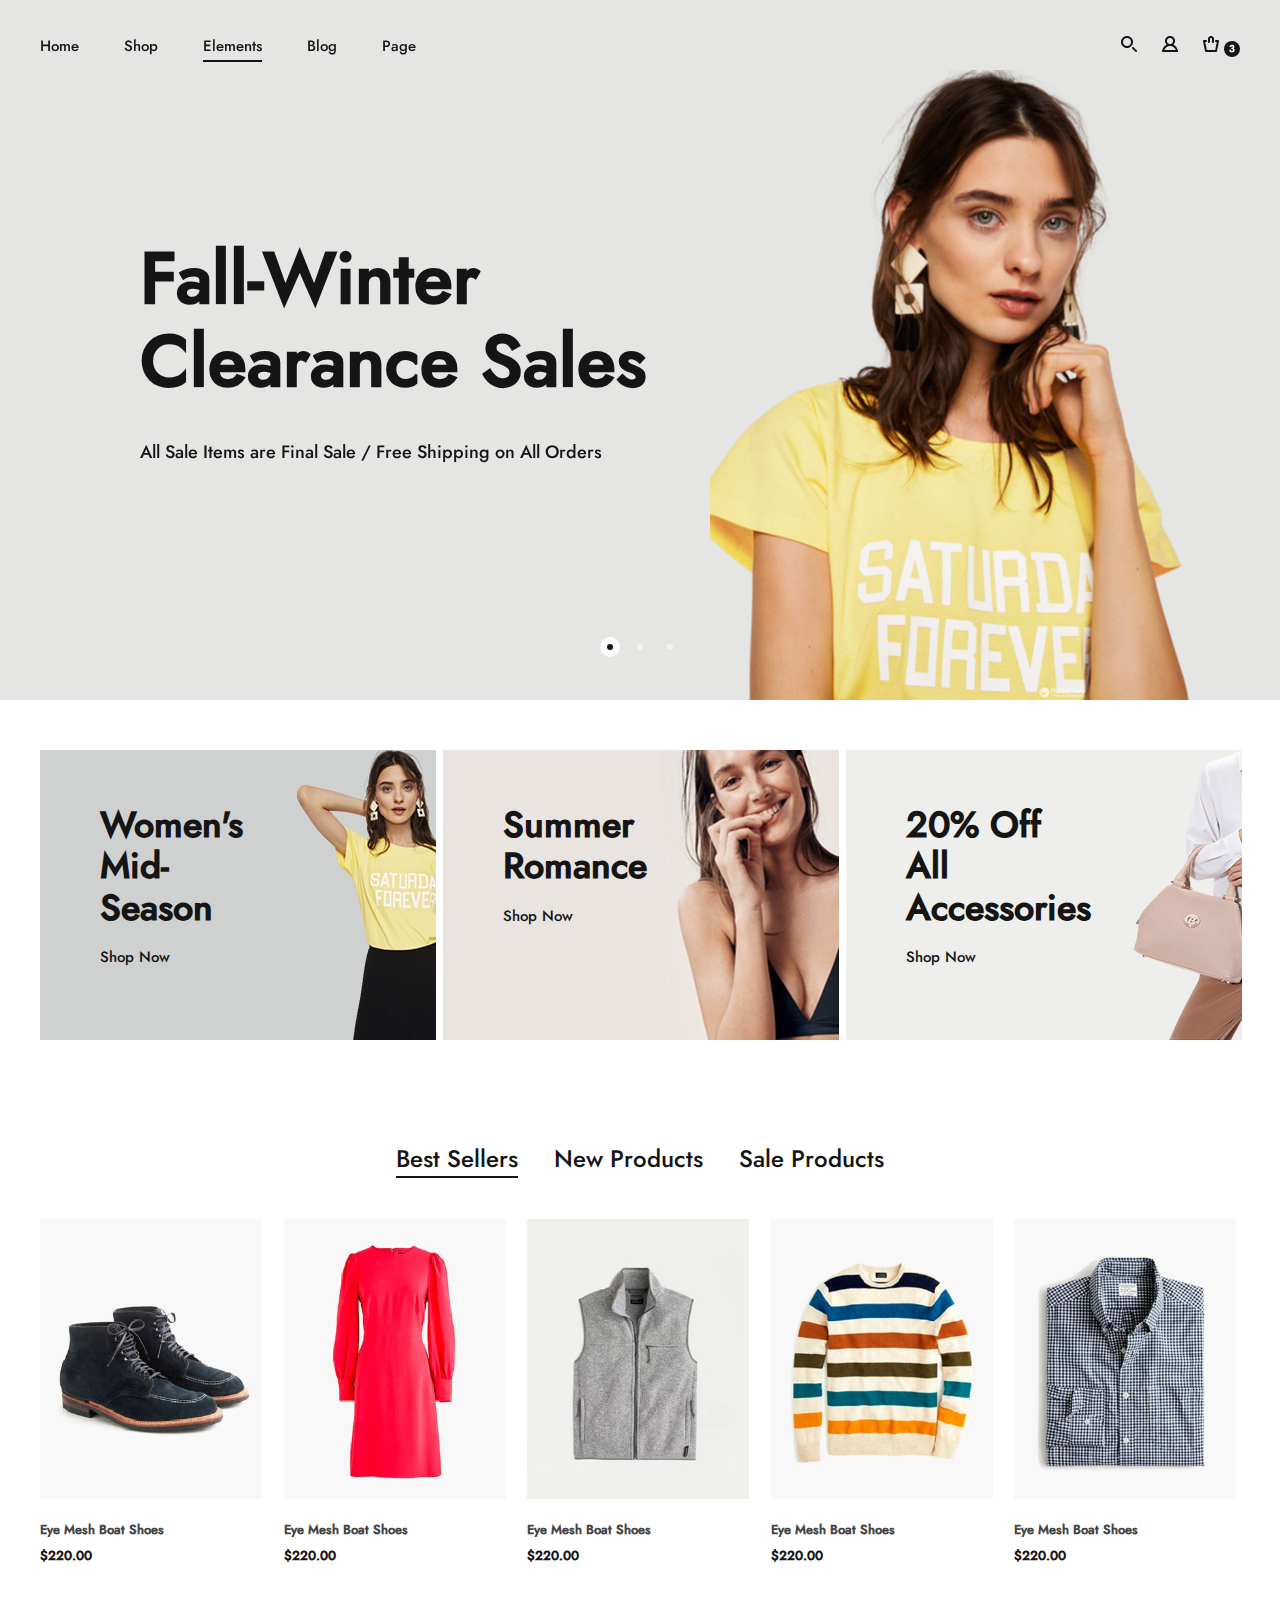
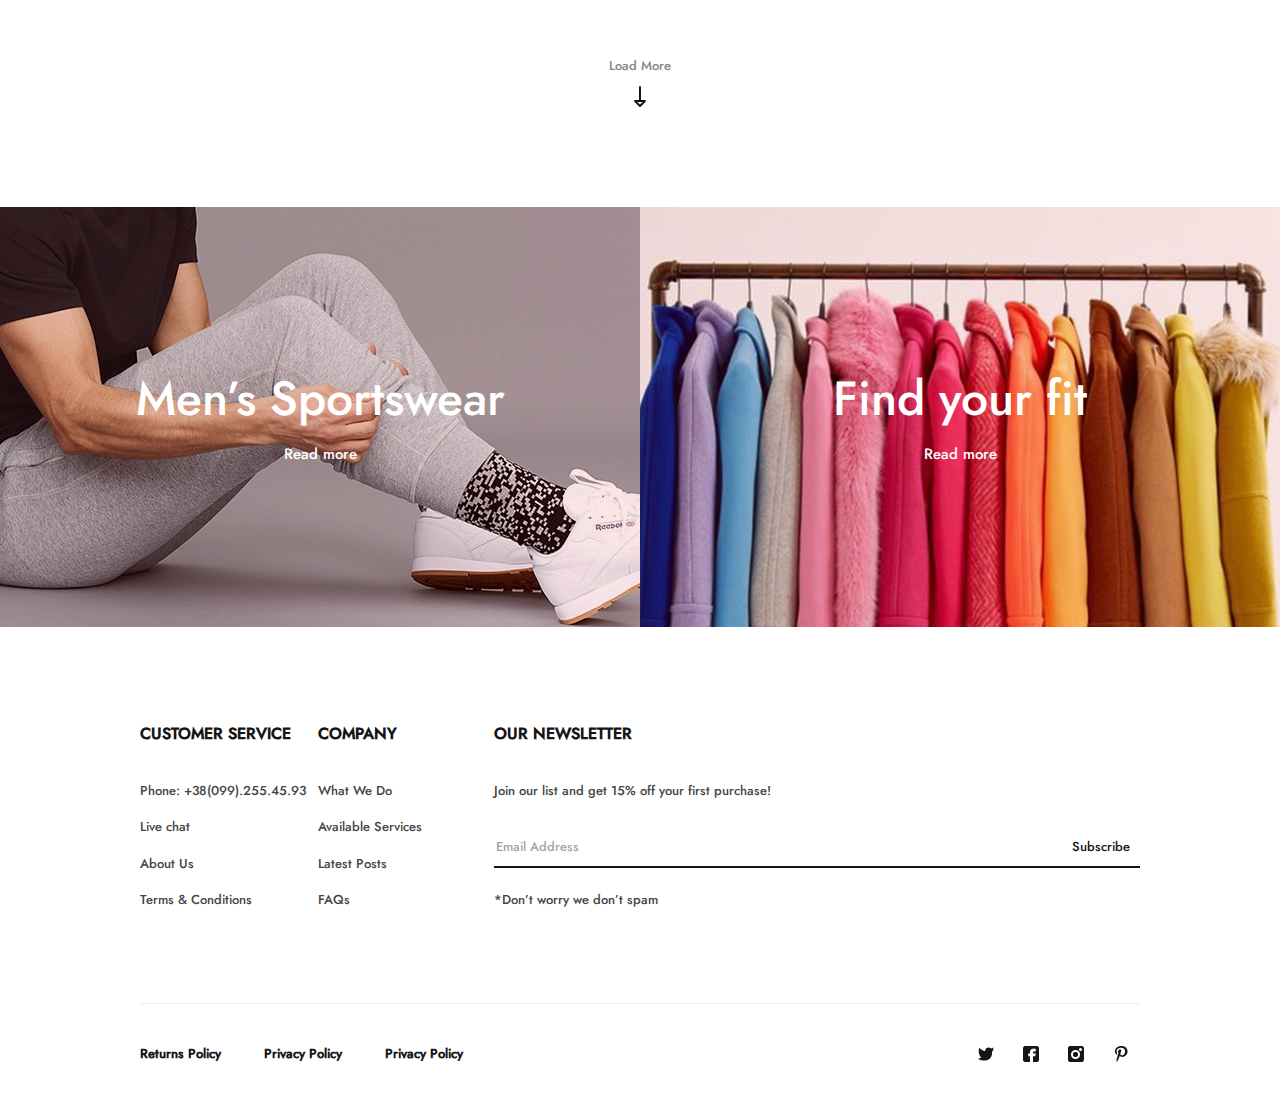
<file: index.html>
<!DOCTYPE html>
<html lang="en">
<head>
	<meta charset="UTF-8">
	<meta name="viewport" content="width=device-width, initial-scale=1.0">
	<link rel="shortcut icon" href="img/favicon.ico" type="image/x-icon">
	<meta http-equiv="X-UA-Compatible" content="ie=edge">
	<meta name="theme-color" content="#111111">
	<title>Molodb</title>
	<link rel="stylesheet" href="css/main.min.css">
</head>
<body>
	<div class="site-container">
    <header class="header">
  <div class="container header__container">
    <button class="burger btn-reset header__burger">
      <span class="burger__line"></span>
    </button>
    <nav class="nav header__nav">
      <ul class="nav__list">
        <li class="nav__item"><a href="#" class="main-link nav__link">Home</a></li>
        <li class="nav__item"><a href="#" class="main-link nav__link">Shop</a></li>
        <li class="nav__item"><a class="main-link nav__link nav__link--current">Elements</a></li>
        <li class="nav__item"><a href="#" class="main-link nav__link">Blog</a></li>
        <li class="nav__item"><a href="#" class="main-link nav__link">Page</a></li>
      </ul>
      <button class="nav__close btn-reset">закрыть</button>
    </nav>
 
    <ul class="shop-nav header__shop-nav">
      <li class="shop-nav__item">
        <form action="#" class="shop-nav__search-form search-form">
          <button class="search-form__btn btn-reset" aria-label="Find"></button>
        </form>
      </li>
      <li class="shop-nav__item">
        <a href="#" class="shop-nav__link shop-nav__link--user" aria-label="Go to cabinet"></a>
      </li>
      <li class="shop-nav__item">
        <a href="#" class="shop-nav__link cart" aria-label="Go to cart">
          <span class="cart__icon"></span>
          <span class="cart__quantity quantity">3</span>
        </a>
      </li>
    </ul>
  </div>
</header>

    <main class="main">
      <section class="hero">
  <div class="container hero__container">
    <h1 class="visually-hidden">Molodb - best shop!</h1>
    <div class="banner-slider">
      <div class="swiper-wrapper">
        <div class="swiper-slide">
          <div class="hero__content">
            <h2 class="hero__title">Fall-Winter Clearance Sales</h2>
            <p class="hero__descr">All Sale Items are Final Sale / Free Shipping on All Orders</p>
            <img src="img/girl.png" class="hero__image" alt="Girl" aria-hidden="true">
          </div>
        </div>
        <div class="swiper-slide">
          <div class="hero__content">
            <h2 class="hero__title">Fall-Winter Clearance Sales</h2>
            <p class="hero__descr">All Sale Items are Final Sale / Free Shipping on All Orders</p>
            <img src="img/girl.png" class="hero__image" alt="Girl" aria-hidden="true">
          </div>
        </div>
        <div class="swiper-slide">
          <div class="hero__content">
            <h2 class="hero__title">Fall-Winter Clearance Sales</h2>
            <p class="hero__descr">All Sale Items are Final Sale / Free Shipping on All Orders</p>
            <img src="img/girl.png" class="hero__image" alt="Girl" aria-hidden="true">
          </div>
        </div>
      </div>
      <div class="swiper-pagination banner-pag"></div>
    </div>
    <div class="marketing">
      <div class="marketing__image">
        <img src="img/product-image.jpg" alt="product 1">
      </div>
      <div class="marketing__text">
        <span class="marketing__descr">Someone purchaed a</span>
        <h3 class="marketing__title">Faux shearling double-breasted coat</h3>
        <span class="marketing__when-from">15 minutes ago London, Great Britain</span>
      </div>
      <button class="btn-reset marketing__close" aria-label="Close marketing block"></button>
    </div>
  </div>
</section>

      <section class="banners">
  <h2 class="visually-hidden">Banners</h2>
  <div class="container banners__container">
    <ul class="banners__list">
      <li class="banners__item">
        <article class="banners__article banners-article banners-article--midseason">
          <h3 class="banners-article__title">Women's Mid-Season</h3>
          <a href="catalog.html" class="main-link banners-article__link">Shop Now</a>
        </article>
      </li>
      <li class="banners__item">
        <article class="banners__article banners-article banners-article--summer">
          <h3 class="banners-article__title">Summer Romance</h3>
          <a href="catalog.html" class="main-link banners-article__link">Shop Now</a>
        </article>
      </li>
      <li class="banners__item">
        <article class="banners__article banners-article banners-article--accs">
          <h3 class="banners-article__title">20% Off All Accessories</h3>
          <a href="catalog.html" class="main-link banners-article__link">Shop Now</a>
        </article>
      </li>
    </ul>
  </div>
</section>

      <section class="main-products">
  <h2 class="visually-hidden">Products on Main Page</h2>
  <div class="container main-products__container">
    <ul class="main-products__nav">
      <li class="main-products__item"><button class="main-products__btn main-products__btn--current btn-reset main-link" data-filter="best-sellers">Best Sellers</button>
      </li>
      <li class="main-products__item"><button class="main-products__btn btn-reset main-link"
          data-filter="new-products">New Products</button>
      </li>
      <li class="main-products__item"><button class="main-products__btn btn-reset main-link"
          data-filter="sale-products">Sale Products</button></li>
    </ul>
    <ul class="main-products__list products-grid">
      <li class="products-grid__item">
        <article class="product">
          <div class="product__image">
            <img src="img/prod-1.jpg" alt="prod 1">
          </div>
          <h3 class="product__title">
            <a href="card.html">
              Eye Mesh Boat Shoes
            </a>
          </h3>
          <span class="product__price">$220.00</span>
        </article>
      </li>
      <li class="products-grid__item">
        <article class="product">
          <div class="product__image">
            <img src="img/prod-2.jpg" alt="prod 2">
          </div>
          <h3 class="product__title">
            <a href="card.html">
              Eye Mesh Boat Shoes
            </a>
          </h3>
          <span class="product__price">$220.00</span>
        </article>
      </li>
      <li class="products-grid__item">
        <article class="product">
          <div class="product__image">
            <img src="img/prod-3.jpg" alt="prod 3">
          </div>
          <h3 class="product__title">
            <a href="card.html">
              Eye Mesh Boat Shoes
            </a>
          </h3>
          <span class="product__price">$220.00</span>
        </article>
      </li>
      <li class="products-grid__item">
        <article class="product">
          <div class="product__image">
            <img src="img/prod-4.jpg" alt="prod 4">
          </div>
          <h3 class="product__title">
            <a href="card.html">
              Eye Mesh Boat Shoes
            </a>
          </h3>
          <span class="product__price">$220.00</span>
        </article>
      </li>
      <li class="products-grid__item">
        <article class="product">
          <div class="product__image">
            <img src="img/prod-5.jpg" alt="prod 5">
          </div>
          <h3 class="product__title">
            <a href="card.html">
              Eye Mesh Boat Shoes
            </a>
          </h3>
          <span class="product__price">$220.00</span>
        </article>
      </li>
      <li class="products-grid__item">
        <article class="product">
          <div class="product__image">
            <img src="img/prod-6.jpg" alt="prod 6">
          </div>
          <h3 class="product__title">
            <a href="card.html">
              Eye Mesh Boat Shoes
            </a>
          </h3>
          <span class="product__price">$220.00</span>
        </article>
      </li>
      <li class="products-grid__item">
        <article class="product">
          <div class="product__image">
            <img src="img/prod-7.jpg" alt="prod 7">
          </div>
          <h3 class="product__title">
            <a href="card.html">
              Eye Mesh Boat Shoes
            </a>
          </h3>
          <span class="product__price">$220.00</span>
        </article>
      </li>
      <li class="products-grid__item">
        <article class="product">
          <div class="product__image">
            <img src="img/prod-8.jpg" alt="prod 8">
          </div>
          <h3 class="product__title">
            <a href="card.html">
              Eye Mesh Boat Shoes
            </a>
          </h3>
          <span class="product__price">$220.00</span>
        </article>
      </li>
      <li class="products-grid__item">
        <article class="product">
          <div class="product__image">
            <img src="img/prod-9.jpg" alt="prod 9">
          </div>
          <h3 class="product__title">
            <a href="card.html">
              Eye Mesh Boat Shoes
            </a>
          </h3>
          <span class="product__price">$220.00</span>
        </article>
      </li>
      <li class="products-grid__item">
        <article class="product">
          <div class="product__image">
            <img src="img/prod-10.jpg" alt="prod 10">
          </div>
          <h3 class="product__title">
            <a href="card.html">
              Eye Mesh Boat Shoes
            </a>
          </h3>
          <span class="product__price">$220.00</span>
        </article>
      </li>
    </ul>
    <div class="main-products__btn-center">
      <button class="btn-reset main-products__more">
        <span>Load More</span>
        <svg>
          <use xlink:href="img/sprite.svg#down-arrow"></use>
        </svg>
      </button>
    </div>
  </div>
</section>

      <section class="shop-banners">
  <h2 class="visually-hidden">Banners</h2>
  <div class="container shop-banners__container">
    <a href="catalog.html" class="shop-banners__banner shop-banner shop-banner--men">
      <h3 class="shop-banner__title">Men’s Sportswear</h3>
      <span class="shop-banner__text main-link main-link--white">Read more</span>
    </a>
    <a href="catalog.html" class="shop-banners__banner shop-banner shop-banner--women">
      <h3 class="shop-banner__title">Find your fit</h3>
      <span class="shop-banner__text main-link main-link--white">Read more</span>
    </a>
  </div>
</section>

    </main>
		<footer class="footer">
	<div class="container footer__container">
    <div class="footer__content">
      <div class="footer__top">
        <div class="footer__column">
          <h3 class="footer__title">Customer Service</h3>
          <ul class="footer__list">
            <li class="footer__item"><a href="tel:+380992554593" class="footer__link">Phone: +38(099).255.45.93</a></li>
            <li class="footer__item"><a href="#" class="footer__link">Live chat</a></li>
            <li class="footer__item"><a href="#" class="footer__link">About Us</a></li>
            <li class="footer__item"><a href="#" class="footer__link">Terms & Conditions</a></li>
          </ul>
        </div>
        <div class="footer__column">
          <h3 class="footer__title">Company</h3>
          <ul class="footer__list">
            <li class="footer__item"><a href="tel:+380992554593" class="footer__link">What We Do</a></li>
            <li class="footer__item"><a href="#" class="footer__link">Available Services</a></li>
            <li class="footer__item"><a href="#" class="footer__link">Latest Posts</a></li>
            <li class="footer__item"><a href="#" class="footer__link">FAQs</a></li>
          </ul>
        </div>
        <div class="footer__column">
          <h3 class="footer__title">Our Newsletter</h3>
          <form action="#" class="footer__form subscribe-form">
            <h4 class="subscribe-form__title">Join our list and get 15% off your first purchase!</h4>
            <label class="subscribe-form__field">
              <input type="email" required placeholder="Email Address">
            </label>
            <button class="subscribe-form__btn btn-reset" type="submit">Subscribe</button>
          </form>
          <span class="footer__text">*Don’t worry we don’t spam</span>
        </div>
      </div>
      <div class="footer__bottom">
        <div class="footer__left">
          <ul class="footer__list footer__list--row">
            <li class="footer__item"><a href="#" class="footer__link footer__link--row">Returns Policy</a></li>
            <li class="footer__item"><a href="#" class="footer__link footer__link--row">Privacy Policy</a></li>
            <li class="footer__item"><a href="#" class="footer__link footer__link--row">Privacy Policy</a></li>
          </ul>
        </div>
        <div class="footer__right">
          <ul class="social footer__social">
            <li class="social__item"><a href="#" class="social__link social__link--tw" aria-label="Go to twitter"></a></li>
            <li class="social__item"><a href="#" class="social__link social__link--fb" aria-label="Go to facebook"></a></li>
            <li class="social__item"><a href="#" class="social__link social__link--in" aria-label="Go to instagram"></a></li>
            <li class="social__item"><a href="#" class="social__link social__link--pin" aria-label="Go to pinterest"></a></li>
          </ul>
        </div>
      </div>
    </div>
  </div>
</footer>


	</div>
	<script src="js/main.js"></script>
</body>
</html>
</file>
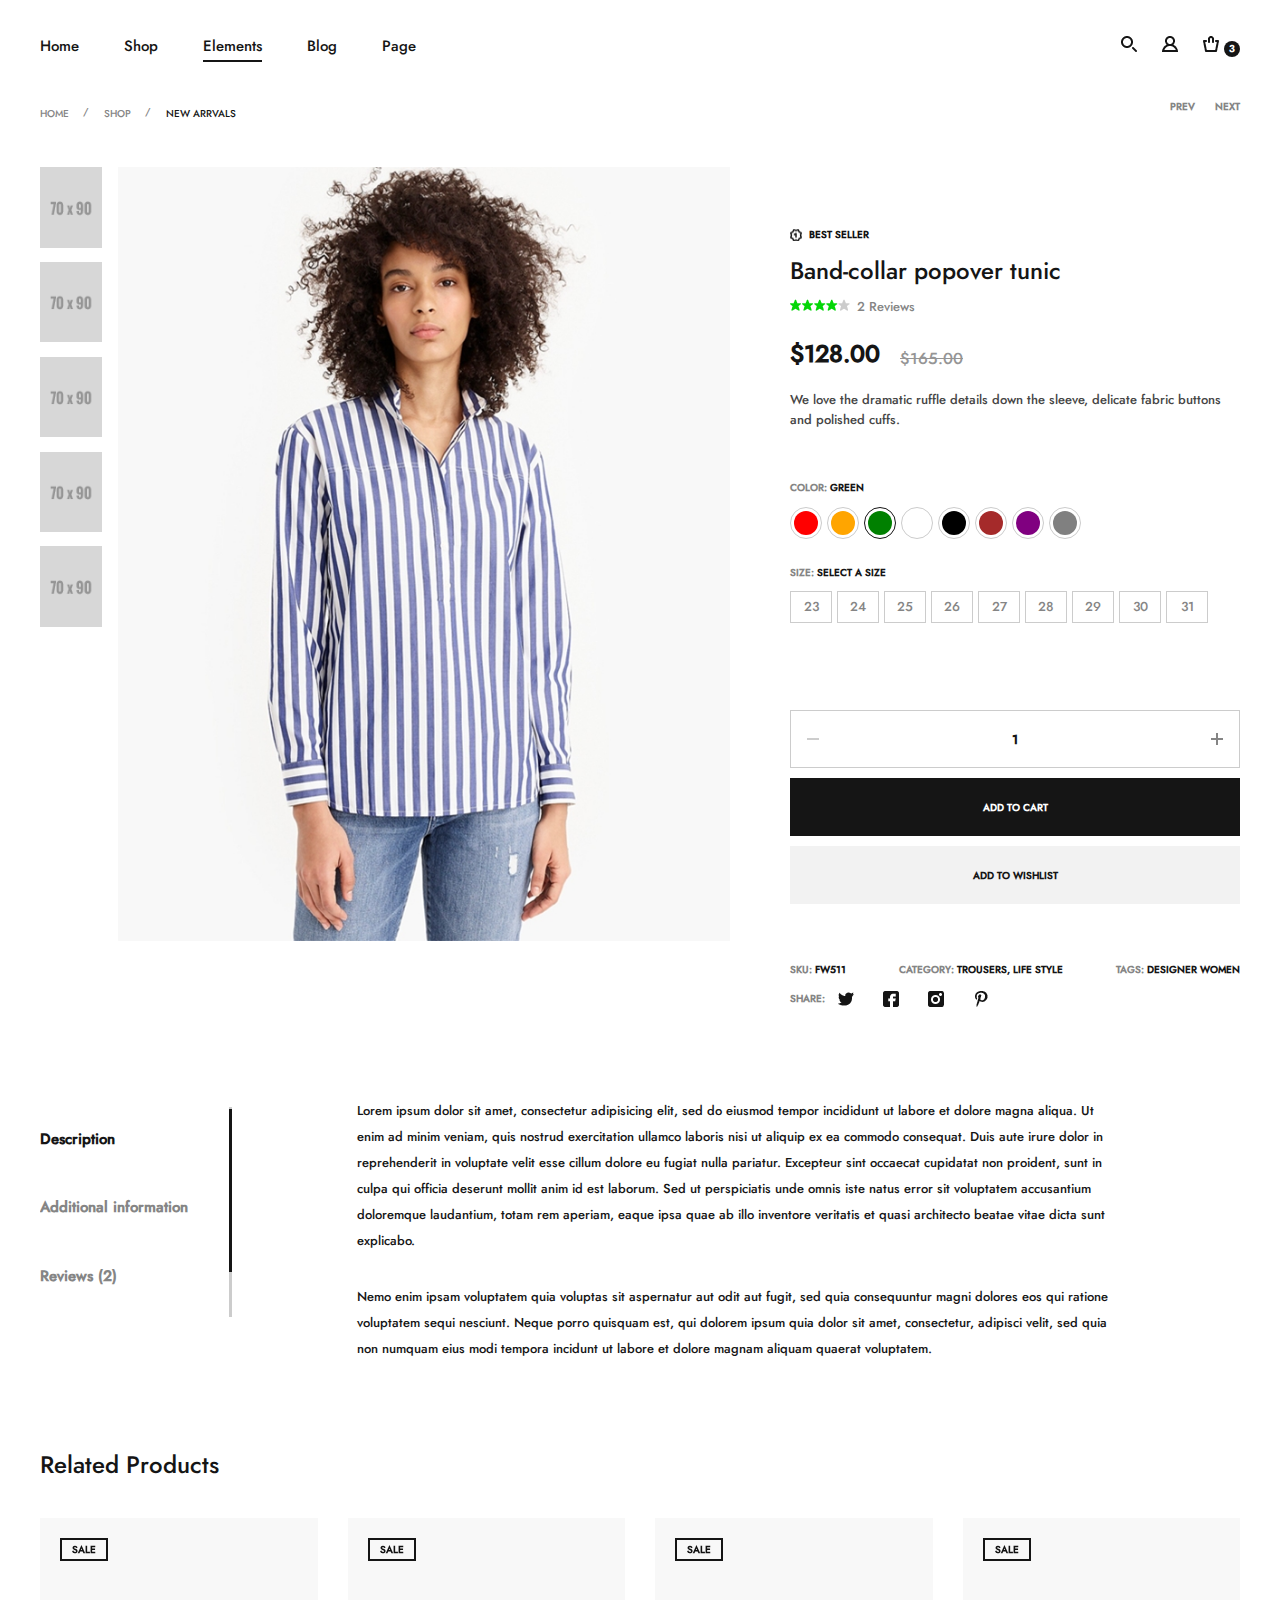
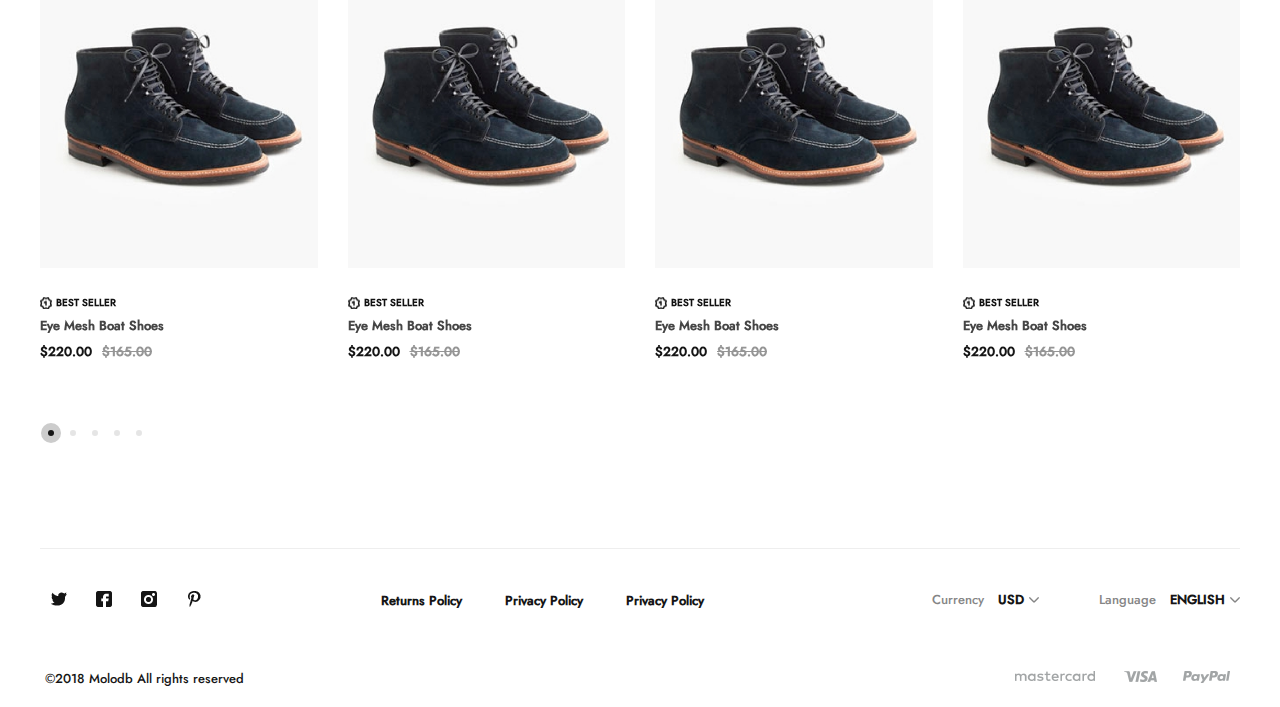
<file: card.html>
<!DOCTYPE html>
<html lang="en">
<head>
	<meta charset="UTF-8">
	<meta name="viewport" content="width=device-width, initial-scale=1.0">
	<link rel="shortcut icon" href="img/favicon.ico" type="image/x-icon">
	<meta http-equiv="X-UA-Compatible" content="ie=edge">
	<meta name="theme-color" content="#111111">
	<title>Molodb</title>
	<link rel="stylesheet" href="css/main.min.css">
</head>
<body class="card-page">
	<div class="site-container">
    <header class="header catalog-header">
  <div class="container header__container container-narrow">
    <button class="burger btn-reset header__burger">
      <span class="burger__line"></span>
    </button>
    <nav class="nav header__nav">
      <ul class="nav__list">
        <li class="nav__item"><a href="#" class="main-link nav__link">Home</a></li>
        <li class="nav__item"><a href="#" class="main-link nav__link">Shop</a></li>
        <li class="nav__item"><a class="main-link nav__link nav__link--current">Elements</a></li>
        <li class="nav__item"><a href="#" class="main-link nav__link">Blog</a></li>
        <li class="nav__item"><a href="#" class="main-link nav__link">Page</a></li>
      </ul>
      <button class="nav__close btn-reset">закрыть</button>
    </nav>
    
    <ul class="shop-nav header__shop-nav">
      <li class="shop-nav__item">
        <form action="#" class="shop-nav__search-form search-form">
          <button class="search-form__btn btn-reset" aria-label="Find"></button>
        </form>
      </li>
      <li class="shop-nav__item">
        <a href="#" class="shop-nav__link shop-nav__link--user" aria-label="Go to cabinet"></a>
      </li>
      <li class="shop-nav__item">
        <a href="#" class="shop-nav__link cart" aria-label="Go to cart">
          <span class="cart__icon"></span>
          <span class="cart__quantity quantity">3</span>
        </a>
      </li>
    </ul>
  </div>
</header>

    <main class="main">
      <section class="card">
        <h2 class="visually-hidden">Product card</h2>
        <div class="breadcrumbs">
  <div class="container container-narrow">
    <ul class="breadcrumbs__list">
      <li class="breadcrumbs__item"><a href="" class="breadcrumbs__link">Home</a></li>
      <li class="breadcrumbs__item"><a href="" class="breadcrumbs__link">Shop</a></li>
      <li class="breadcrumbs__item"><a class="breadcrumbs__link breadcrumbs__link--current">New Arrvals</a>
      </li>
    </ul>
    <a href="#" class="card-prev">Prev</a>
<a href="#" class="card-next">Next</a>

  </div>
</div>

        <div class="card-content">
          <div class="card-content__top">
            <div class="card-top">
  <div class="container container-narrow">
    <div class="card-top__left">
      <div class="card-slider">
        <div class="card-slider__thumbs">
          <div class="card-slider__thumb">
            <img src="img/1.png" alt="">
          </div>
          <div class="card-slider__thumb">
            <img src="img/1.png" alt="">
          </div>
          <div class="card-slider__thumb">
            <img src="img/1.png" alt="">
          </div>
          <div class="card-slider__thumb">
            <img src="img/1.png" alt="">
          </div>
          <div class="card-slider__thumb">
            <img src="img/1.png" alt="">
          </div>
        </div>
        <div class="card-slider__main">
          <img src="img/card-main.jpg" alt="">
        </div>
      </div>
    </div>
    <div class="card-top__right">
      <div class="card-info">
        <span class="card-info__prop product-prop best">Best Seller</span>
        <h3 class="card-info__title">Band-collar popover tunic</h3>
        <div class="card-info__rate">
          <img src="img/stars.png" alt="Rate 4 of 5">
          <span>2 Reviews</span>
        </div>
        <div class="card-info__price info-price">
          <div class="info-price__current">$128.00</div>
          <div class="info-price__old">$165.00</div>
        </div>
        <p class="card-info__descr">
          We love the dramatic ruffle details down the sleeve, delicate fabric buttons and polished cuffs.
        </p>
        <div class="card-info__select card-info__first-select color-select">
          <p class="color-select__selected">Color: <span>Green</span></p>
          <ul class="color-select__list">
            <li class="color-select__item"><button class="color-select__btn btn-reset" data-color="red" aria-label="Choice red color" style="background-color: red;"></button></li>
            <li class="color-select__item"><button class="color-select__btn btn-reset" data-color="orange"
                aria-label="Choice orange color" style="background-color:orange;"></button></li>
            <li class="color-select__item"><button class="color-select__btn btn-reset color-select__btn--active" data-color="green"
                aria-label="Choice green color" style="background-color: green;"></button></li>
            <li class="color-select__item"><button class="color-select__btn btn-reset" data-color="white"
                aria-label="Choice white color" style="background-color: white;"></button></li>
            <li class="color-select__item"><button class="color-select__btn btn-reset" data-color="black"
                aria-label="Choice black color" style="background-color: black;"></button></li>
            <li class="color-select__item"><button class="color-select__btn btn-reset" data-color="brown"
                aria-label="Choice brown color" style="background-color: brown;"></button></li>
            <li class="color-select__item"><button class="color-select__btn btn-reset" data-color="purple"
                aria-label="Choice purple color" style="background-color: purple;"></button></li>
            <li class="color-select__item"><button class="color-select__btn btn-reset" data-color="grey"
                aria-label="Choice grey color" style="background-color: grey;"></button></li>
          </ul>
        </div>
        <div class="card-info__select size-select card-info__second-select">
          <p class="size-select__selected">size: <span>Select a size</span></p>
          <ul class="size-select__list">
            <li class="size-select__item"><button class="size-select__btn btn-reset"
                aria-label="Choice 23 size">23</button></li>
            <li class="size-select__item"><button class="size-select__btn btn-reset"
                aria-label="Choice 24 size">24</button></li>
            <li class="size-select__item"><button class="size-select__btn btn-reset"
                aria-label="Choice 25 size">25</button></li>
            <li class="size-select__item"><button class="size-select__btn btn-reset"
                aria-label="Choice 26 size">26</button></li>
            <li class="size-select__item"><button class="size-select__btn btn-reset"
                aria-label="Choice 27 size">27</button></li>
            <li class="size-select__item"><button class="size-select__btn btn-reset"
                aria-label="Choice 28 size">28</button></li>
            <li class="size-select__item"><button class="size-select__btn btn-reset"
                aria-label="Choice 29 size">29</button></li>
            <li class="size-select__item"><button class="size-select__btn btn-reset"
                aria-label="Choice 30 size">30</button></li>
            <li class="size-select__item"><button class="size-select__btn btn-reset"
                aria-label="Choice 31 size">31</button></li>
          </ul>
          <button class="btn-reset size-select__clear">
            <svg class="">
              <use xlink:href="img/sprite.svg#close"></use>
            </svg>
            clear
          </button>
        </div>
        <div class="card-info__stepper stepper">
          <button class="btn-reset stepper__btn stepper__btn--minus stepper__btn--disabled" aria-label="minus">
            <svg class="">
              <use xlink:href="img/sprite.svg#minus"></use>
            </svg>
          </button>
          <input type="text" class="stepper__input" value="1" maxlength="5">
          <button class="btn-reset stepper__btn stepper__btn--plus" aria-label="plus">
            <svg class="">
              <use xlink:href="img/sprite.svg#plus"></use>
            </svg>
          </button>
        </div>
        <button class="btn-reset card-info__btn card-info__btn--tocart">Add to cart</button>
        <button class="btn-reset card-info__btn card-info__btn--towishlist">Add to wishlist</button>
        <div class="card-info__bottom card-bottom">
          <div class="card-bottom__item">
            <span>Sku:</span>
            FW511
          </div>
          <div class="card-bottom__item">
            <span>Category:</span>
            <a href="#">Trousers,</a>
            <a href="#">Life style</a>
          </div>
          <div class="card-bottom__item">
            <span>Tags:</span>
            <a href="#">Designer</a>
            <a href="#">Women</a>
          </div>
          <div class="card-bottom__social">
            <span>Share:</span>
            <ul class="social">
              <li class="social__item"><a href="#" class="social__link social__link--tw" aria-label="Go to twitter"></a>
              </li>
              <li class="social__item"><a href="#" class="social__link social__link--fb"
                  aria-label="Go to facebook"></a>
              </li>
              <li class="social__item"><a href="#" class="social__link social__link--in"
                  aria-label="Go to instagram"></a>
              </li>
              <li class="social__item"><a href="#" class="social__link social__link--pin"
                  aria-label="Go to pinterest"></a></li>
            </ul>
          </div>
        </div>
      </div>
    </div>
  </div>
</div>

            <div class="card-content__bottom">
  <div class="card-bottom-content">
    <div class="container container-narrow">
      <div class="card-description">
        <div class="card-description__left">
          <ul class="card-description__navigation" data-bar>
            <li class="card-description__item"><a href="#one"
                class="card-description__link card-description__link--active">Description</a></li>
            <li class="card-description__item"><a href="#two" class="card-description__link">Additional information</a>
            </li>
            <li class="card-description__item"><a href="#three" class="card-description__link">Reviews (2)</a></li>
            <li class="card-description__item"><a href="#four" class="card-description__link">Description</a></li>
          </ul>
        </div>
        <div class="card-description__right">
          <div class="card-description__content card-description__content--active" data-target="#one">
            <p>Lorem ipsum dolor sit amet, consectetur adipisicing elit, sed do eiusmod tempor incididunt ut labore et
              dolore magna aliqua. Ut enim ad minim veniam, quis nostrud exercitation ullamco laboris nisi ut aliquip ex
              ea commodo consequat. Duis aute irure dolor in reprehenderit in voluptate velit esse cillum dolore eu
              fugiat nulla pariatur. Excepteur sint occaecat cupidatat non proident, sunt in culpa qui officia deserunt
              mollit anim id est laborum. Sed ut perspiciatis unde omnis iste natus error sit voluptatem accusantium
              doloremque laudantium, totam rem aperiam, eaque ipsa quae ab illo inventore veritatis et quasi architecto
              beatae vitae dicta sunt explicabo.</p>
              <p>Nemo enim ipsam voluptatem quia voluptas sit aspernatur aut odit aut fugit, sed quia consequuntur magni
                dolores eos qui ratione voluptatem sequi nesciunt. Neque porro quisquam est, qui dolorem ipsum quia
                dolor
                sit amet, consectetur, adipisci velit, sed quia non numquam eius modi tempora incidunt ut labore et
                dolore
                magnam aliquam quaerat voluptatem.</p>
          </div>
          <div class="card-description__content" data-target="#two">
            <p>sLorem ipsum dolor sit amet, consectetur adipisicing elit, sed do eiusmod tempor incididunt ut labore et
              dolore magna aliqua. Ut enim ad minim veniam, quis nostrud exercitation ullamco laboris nisi ut aliquip ex
              ea commodo consequat. Duis aute irure dolor in reprehenderit in voluptate velit esse cillum dolore eu
              fugiat nulla pariatur. Excepteur sint occaecat cupidatat non proident, sunt in culpa qui officia deserunt
              mollit anim id est laborum. Sed ut perspiciatis unde omnis iste natus error sit voluptatem accusantium
              doloremque laudantium, totam rem aperiam, eaque ipsa quae ab illo inventore veritatis et quasi architecto
              beatae vitae dicta sunt explicabo.</p>
            <p>Nemo enim ipsam voluptatem quia voluptas sit aspernatur aut odit aut fugit, sed quia consequuntur magni
              dolores eos qui ratione voluptatem sequi nesciunt. Neque porro quisquam est, qui dolorem ipsum quia
              dolor
              sit amet, consectetur, adipisci velit, sed quia non numquam eius modi tempora incidunt ut labore et
              dolore
              magnam aliquam quaerat voluptatem.</p>
          </div>
        </div>
      </div>
      <div class="card-related">
        <h2 class="card-related__title">Related Products</h2>
        <div class="card-related__slider">
          <div class="swiper-wrapper">
            <div class="swiper-slide">
              <article class="product">
                <div class="product__image">
                  <span class="product__sale">Sale</span>
                  <img src="img/prod-1.jpg" alt="prod 1">
                </div>
                <span class="product-prop product__prop best">Best Seller</span>
                <h3 class="product__title">
                  <a href="#">
                    Eye Mesh Boat Shoes
                  </a>
                </h3>
                <div class="product-custom">
                  <div class="product-custom__price">
                    <span class="product__price">$220.00</span>
                    <span class="product__oldprice">$165.00</span>
                  </div>
                  <div class="product-custom__cart">
                    <button class="btn-reset to-cart">Add to cart</button>
                  </div>
                </div>

              </article>
            </div>
            <div class="swiper-slide">
              <article class="product">
                <div class="product__image">
                  <span class="product__sale">Sale</span>
                  <img src="img/prod-1.jpg" alt="prod 1">
                </div>
                <span class="product-prop product__prop best">Best Seller</span>
                <h3 class="product__title">
                  <a href="#">
                    Eye Mesh Boat Shoes
                  </a>
                </h3>
                <span class="product__price">$220.00</span>
                <span class="product__oldprice">$165.00</span>
              </article>
            </div>
            <div class="swiper-slide">
              <article class="product">
                <div class="product__image">
                  <span class="product__sale">Sale</span>
                  <img src="img/prod-1.jpg" alt="prod 1">
                </div>
                <span class="product-prop product__prop best">Best Seller</span>
                <h3 class="product__title">
                  <a href="#">
                    Eye Mesh Boat Shoes
                  </a>
                </h3>
                <span class="product__price">$220.00</span>
                <span class="product__oldprice">$165.00</span>
              </article>
            </div>
            <div class="swiper-slide">
              <article class="product">
                <div class="product__image">
                  <span class="product__sale">Sale</span>
                  <img src="img/prod-1.jpg" alt="prod 1">
                </div>
                <span class="product-prop product__prop best">Best Seller</span>
                <h3 class="product__title">
                  <a href="#">
                    Eye Mesh Boat Shoes
                  </a>
                </h3>
                <span class="product__price">$220.00</span>
                <span class="product__oldprice">$165.00</span>
              </article>
            </div>
            <div class="swiper-slide">
              <article class="product">
                <div class="product__image">
                  <span class="product__sale">Sale</span>
                  <img src="img/prod-1.jpg" alt="prod 1">
                </div>
                <span class="product-prop product__prop best">Best Seller</span>
                <h3 class="product__title">
                  <a href="#">
                    Eye Mesh Boat Shoes
                  </a>
                </h3>
                <span class="product__price">$220.00</span>
                <span class="product__oldprice">$165.00</span>
              </article>
            </div>
          </div>
          <div class="swiper-pagination related-pag"></div>
        </div>
      </div>
    </div>
  </div>
</div>

          </div>
        </div>
      </section>
    </main>
		<footer class="footer footer--2">
	<div class="container footer__container">
    <div class="footer__content">
      <div class="footer__top">
        <div class="footer__column">
          <ul class="social footer__social">
            <li class="social__item"><a href="#" class="social__link social__link--tw" aria-label="Go to twitter"></a>
            </li>
            <li class="social__item"><a href="#" class="social__link social__link--fb" aria-label="Go to facebook"></a>
            </li>
            <li class="social__item"><a href="#" class="social__link social__link--in" aria-label="Go to instagram"></a>
            </li>
            <li class="social__item"><a href="#" class="social__link social__link--pin"
                aria-label="Go to pinterest"></a></li>
          </ul>
        </div>
        <div class="footer__column">
          <ul class="footer__list footer__list--row">
            <li class="footer__item"><a href="#" class="footer__link footer__link--row">Returns Policy</a></li>
            <li class="footer__item"><a href="#" class="footer__link footer__link--row">Privacy Policy</a></li>
            <li class="footer__item"><a href="#" class="footer__link footer__link--row">Privacy Policy</a></li>
          </ul>
        </div>
        <div class="footer__column footer__column--flex">
          <div class="footer__select">
            <span class="footer__select-caption">Currency</span>
            <div class="custom-select custom-select--footer" tabindex="0">
              <div class="custom-select__top">USD</div>
              <div class="custom-select__dropdown">
                <ul class="custom-select__list">
                  <li class="custom-select__item">USD</li>
                  <li class="custom-select__item">EUR</li>
                  <li class="custom-select__item">RUB</li>
                </ul>
              </div>
            </div>
          </div>
          <div class="footer__select">
            <span class="footer__select-caption">Language</span>
            <div class="custom-select custom-select--footer" tabindex="0">
              <div class="custom-select__top">English</div>
              <div class="custom-select__dropdown">
                <ul class="custom-select__list">
                  <li class="custom-select__item">English</li>
                  <li class="custom-select__item">Italian</li>
                  <li class="custom-select__item">Russian</li>
                </ul>
              </div>
            </div>
          </div>
        </div>
      </div>
      <div class="footer__bottom">
        <div class="footer__left">
          <small class="footer__copy">
            ©2018 Molodb All rights reserved
          </small>
        </div>
        <div class="footer__right">
          <img src="img/payment.png" aria-hidden="true" alt="">
        </div>
      </div>
    </div>
  </div>
</footer>


	</div>
	<script src="js/main.js"></script>
</body>
</html>
</file>
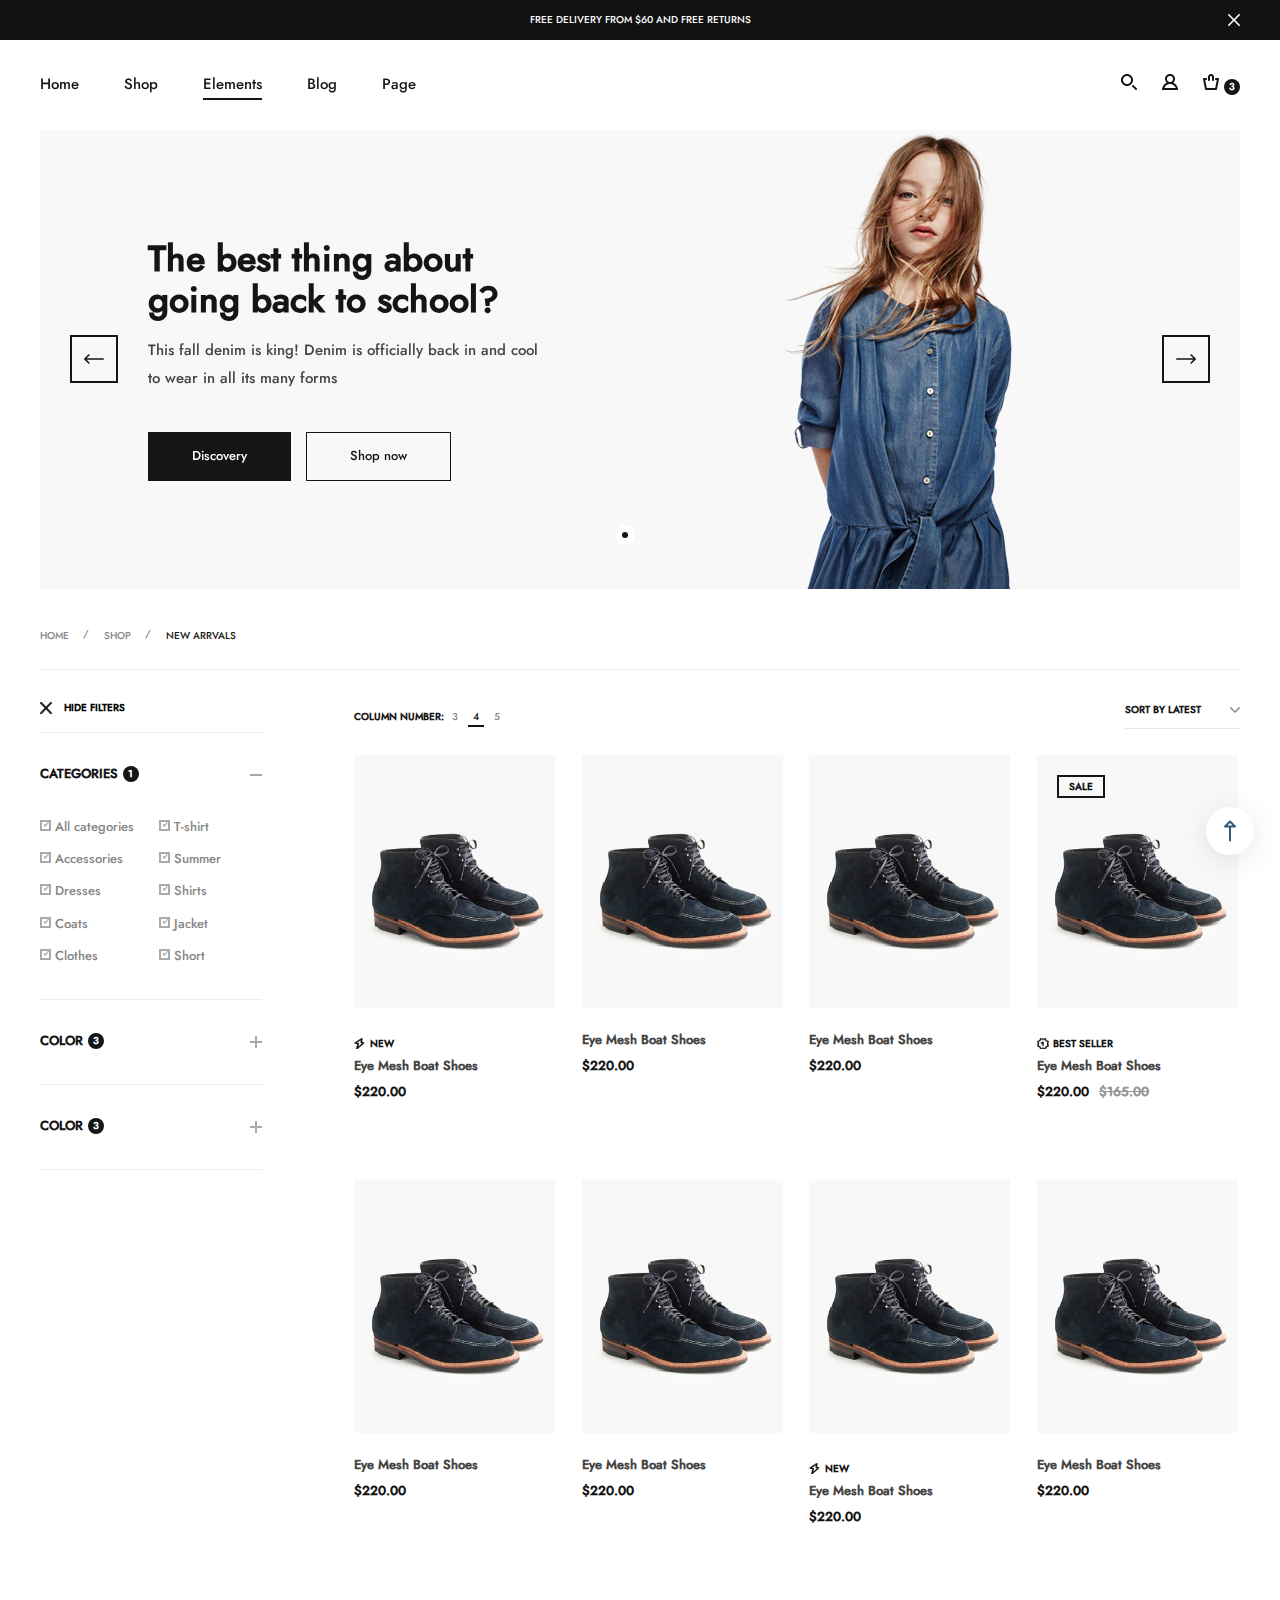
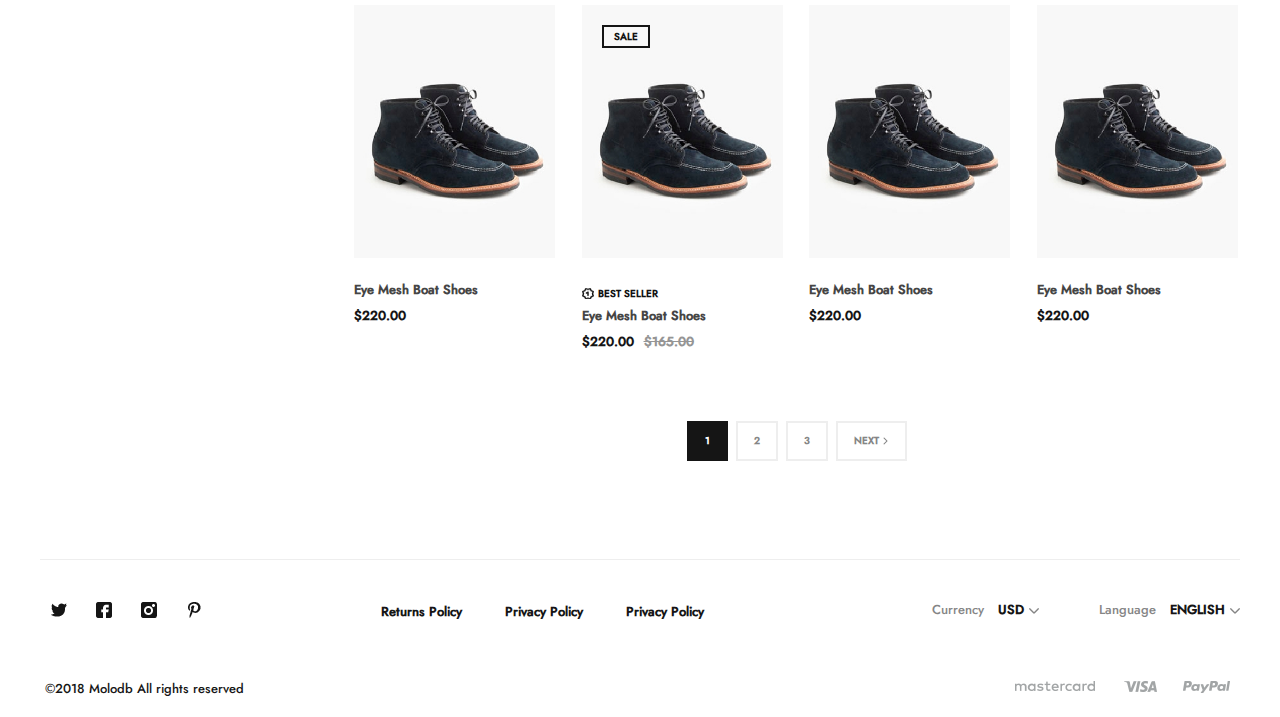
<file: catalog.html>
<!DOCTYPE html>
<html lang="en">
<head>
	<meta charset="UTF-8">
	<meta name="viewport" content="width=device-width, initial-scale=1.0">
	<link rel="shortcut icon" href="img/favicon.ico" type="image/x-icon">
	<meta http-equiv="X-UA-Compatible" content="ie=edge">
	<meta name="theme-color" content="#111111">
	<title>Molodb</title>
	<link rel="stylesheet" href="css/main.min.css">
</head>
<body>
	<div class="site-container">
    <div class="free-delivery">
      Free delivery from $60 and free returns
      <button class="free-delivery__btn btn-reset">
        <svg class="">
          <use xlink:href="img/sprite.svg#close"></use>
        </svg>
      </button>
    </div>
    <header class="header catalog-header">
  <div class="container header__container container-narrow">
    <button class="burger btn-reset header__burger">
      <span class="burger__line"></span>
    </button>
    <nav class="nav header__nav">
      <ul class="nav__list">
        <li class="nav__item"><a href="#" class="main-link nav__link">Home</a></li>
        <li class="nav__item"><a href="#" class="main-link nav__link">Shop</a></li>
        <li class="nav__item"><a class="main-link nav__link nav__link--current">Elements</a></li>
        <li class="nav__item"><a href="#" class="main-link nav__link">Blog</a></li>
        <li class="nav__item"><a href="#" class="main-link nav__link">Page</a></li>
      </ul>
      <button class="nav__close btn-reset">закрыть</button>
    </nav>
    
    <ul class="shop-nav header__shop-nav">
      <li class="shop-nav__item">
        <form action="#" class="shop-nav__search-form search-form">
          <button class="search-form__btn btn-reset" aria-label="Find"></button>
        </form>
      </li>
      <li class="shop-nav__item">
        <a href="#" class="shop-nav__link shop-nav__link--user" aria-label="Go to cabinet"></a>
      </li>
      <li class="shop-nav__item">
        <a href="#" class="shop-nav__link cart" aria-label="Go to cart">
          <span class="cart__icon"></span>
          <span class="cart__quantity quantity">3</span>
        </a>
      </li>
    </ul>
  </div>
</header>

    <main class="main">
      <div class="hero-catalog">
  <div class="container container-narrow hero-catalog__container">
    <div class="hero-catalog__slider">
      <button class="hero-prev-btn btn-reset">
        <svg class="">
          <use xlink:href="img/sprite.svg#prev-arrow"></use>
        </svg>
      </button>
      <button class="hero-next-btn btn-reset">
        <svg class="">
          <use xlink:href="img/sprite.svg#next-arrow"></use>
        </svg>
      </button>
      <div class="swiper-wrapper">
        <div class="swiper-slide">
          <div class="catalog-slide">
            <h2 class="catalog-slide__title">The best thing about going back to school?</h2>
            <p class="catalog-slide__descr">This fall denim is king! Denim is officially back in and cool to wear in all
              its many forms</p>
            <div class="catalog-slide__btns">
              <a href="#" class="catalog-slide__link catalog-slide__link--dark">Discovery</a>
              <a href="#" class="catalog-slide__link catalog-slide__link--light">Shop now</a>
            </div>
            <img src="img/girl-banner.png" alt="girl on banner" class="catalog-slide__image">
          </div>
        </div>
        <div class="swiper-slide"></div>
      </div>
      <div class="swiper-pagination hero-pag"></div>
    </div>
  </div>
</div>

      <section class="catalog">
        <h2 class="visually-hidden">Catalog</h2>
        <div class="breadcrumbs">
  <div class="container container-narrow">
    <ul class="breadcrumbs__list">
      <li class="breadcrumbs__item"><a href="" class="breadcrumbs__link">Home</a></li>
      <li class="breadcrumbs__item"><a href="" class="breadcrumbs__link">Shop</a></li>
      <li class="breadcrumbs__item"><a class="breadcrumbs__link breadcrumbs__link--current">New Arrvals</a>
      </li>
    </ul>
    <a href="#" class="card-prev">Prev</a>
<a href="#" class="card-next">Next</a>

  </div>
</div>

        <div class="catalog-content">
          <div class="container container-narrow">
            <div class="catalog-filters">
  <button class="hide-filters btn-reset">Hide Filters</button>
  <div class="catalog-filter catalog-filter--open">
    <div class="catalog-filter__top">
      <div class="catalog-filter__caption">
        <h3 class="catalog-filter__title">Categories</h3>
        <span class="catalog-filter__quantity quantity">1</span>
      </div>
      <span class="catalog-filter__toggle"></span>
    </div>
    <div class="catalog-filter__bottom">
      <ul class="catalog-filter__items">
        <li class="catalog-filter__item">
          <label class="custom-checkbox" data-text="All categories">
            <input type="checkbox" class="custom-checkbox__input visually-hidden">
            <span class="custom-checkbox__text">All categories</span>
          </label>
        </li>
        <li class="catalog-filter__item">
          <label class="custom-checkbox" data-text="Accessories">
            <input type="checkbox" class="custom-checkbox__input visually-hidden">
            <span class="custom-checkbox__text">Accessories</span>
          </label>
        </li>
        <li class="catalog-filter__item">
          <label class="custom-checkbox" data-text="Dresses">
            <input type="checkbox" class="custom-checkbox__input visually-hidden">
            <span class="custom-checkbox__text">Dresses</span>
          </label>
        </li>
        <li class="catalog-filter__item">
          <label class="custom-checkbox" data-text="Coats">
            <input type="checkbox" class="custom-checkbox__input visually-hidden">
            <span class="custom-checkbox__text">Coats</span>
          </label>
        </li>
        <li class="catalog-filter__item">
          <label class="custom-checkbox" data-text="Clothes">
            <input type="checkbox" class="custom-checkbox__input visually-hidden">
            <span class="custom-checkbox__text">Clothes</span>
          </label>
        </li>
        <li class="catalog-filter__item">
          <label class="custom-checkbox" data-text="T-shirt">
            <input type="checkbox" class="custom-checkbox__input visually-hidden">
            <span class="custom-checkbox__text">T-shirt</span>
          </label>
        </li>
        <li class="catalog-filter__item">
          <label class="custom-checkbox" data-text="Summer">
            <input type="checkbox" class="custom-checkbox__input visually-hidden">
            <span class="custom-checkbox__text">Summer</span>
          </label>
        </li>
        <li class="catalog-filter__item">
          <label class="custom-checkbox" data-text="Shirts">
            <input type="checkbox" class="custom-checkbox__input visually-hidden">
            <span class="custom-checkbox__text">Shirts</span>
          </label>
        </li>
        <li class="catalog-filter__item">
          <label class="custom-checkbox" data-text="Jacket">
            <input type="checkbox" class="custom-checkbox__input visually-hidden">
            <span class="custom-checkbox__text">Jacket</span>
          </label>
        </li>
        <li class="catalog-filter__item">
          <label class="custom-checkbox" data-text="Short">
            <input type="checkbox" class="custom-checkbox__input visually-hidden">
            <span class="custom-checkbox__text">Short</span>
          </label>
        </li>
      </ul>
    </div>
  </div>
  <div class="catalog-filter">
    <div class="catalog-filter__top">
      <div class="catalog-filter__caption">
        <h3 class="catalog-filter__title">Color</h3>
        <span class="catalog-filter__quantity quantity">3</span>
      </div>
      <span class="catalog-filter__toggle"></span>
    </div>
    <div class="catalog-filter__bottom">
      <ul class="catalog-filter__items">
        <li class="catalog-filter__item">
          <label class="custom-checkbox" data-text="All categories">
            <input type="checkbox" class="custom-checkbox__input visually-hidden">
            <span class="custom-checkbox__text">All categories</span>
          </label>
        </li>
        <li class="catalog-filter__item">
          <label class="custom-checkbox" data-text="Accessories">
            <input type="checkbox" class="custom-checkbox__input visually-hidden">
            <span class="custom-checkbox__text">Accessories</span>
          </label>
        </li>
        <li class="catalog-filter__item">
          <label class="custom-checkbox" data-text="Dresses">
            <input type="checkbox" class="custom-checkbox__input visually-hidden">
            <span class="custom-checkbox__text">Dresses</span>
          </label>
        </li>
        <li class="catalog-filter__item">
          <label class="custom-checkbox" data-text="Coats">
            <input type="checkbox" class="custom-checkbox__input visually-hidden">
            <span class="custom-checkbox__text">Coats</span>
          </label>
        </li>
        <li class="catalog-filter__item">
          <label class="custom-checkbox" data-text="Clothes">
            <input type="checkbox" class="custom-checkbox__input visually-hidden">
            <span class="custom-checkbox__text">Clothes</span>
          </label>
        </li>
        <li class="catalog-filter__item">
          <label class="custom-checkbox" data-text="T-shirt">
            <input type="checkbox" class="custom-checkbox__input visually-hidden">
            <span class="custom-checkbox__text">T-shirt</span>
          </label>
        </li>
        <li class="catalog-filter__item">
          <label class="custom-checkbox" data-text="Summer">
            <input type="checkbox" class="custom-checkbox__input visually-hidden">
            <span class="custom-checkbox__text">Summer</span>
          </label>
        </li>
        <li class="catalog-filter__item">
          <label class="custom-checkbox" data-text="Shirts">
            <input type="checkbox" class="custom-checkbox__input visually-hidden">
            <span class="custom-checkbox__text">Shirts</span>
          </label>
        </li>
        <li class="catalog-filter__item">
          <label class="custom-checkbox" data-text="Jacket">
            <input type="checkbox" class="custom-checkbox__input visually-hidden">
            <span class="custom-checkbox__text">Jacket</span>
          </label>
        </li>
        <li class="catalog-filter__item">
          <label class="custom-checkbox" data-text="Short">
            <input type="checkbox" class="custom-checkbox__input visually-hidden">
            <span class="custom-checkbox__text">Short</span>
          </label>
        </li>
      </ul>
    </div>
  </div>
  <div class="catalog-filter">
    <div class="catalog-filter__top">
      <div class="catalog-filter__caption">
        <h3 class="catalog-filter__title">Color</h3>
        <span class="catalog-filter__quantity quantity">3</span>
      </div>
      <span class="catalog-filter__toggle"></span>
    </div>
    <div class="catalog-filter__bottom">
      <ul class="catalog-filter__items">
        <li class="catalog-filter__item">
          <label class="custom-checkbox" data-text="All categories">
            <input type="checkbox" class="custom-checkbox__input visually-hidden">
            <span class="custom-checkbox__text">All categories</span>
          </label>
        </li>
        <li class="catalog-filter__item">
          <label class="custom-checkbox" data-text="Accessories">
            <input type="checkbox" class="custom-checkbox__input visually-hidden">
            <span class="custom-checkbox__text">Accessories</span>
          </label>
        </li>
        <li class="catalog-filter__item">
          <label class="custom-checkbox" data-text="Dresses">
            <input type="checkbox" class="custom-checkbox__input visually-hidden">
            <span class="custom-checkbox__text">Dresses</span>
          </label>
        </li>
        <li class="catalog-filter__item">
          <label class="custom-checkbox" data-text="Coats">
            <input type="checkbox" class="custom-checkbox__input visually-hidden">
            <span class="custom-checkbox__text">Coats</span>
          </label>
        </li>
        <li class="catalog-filter__item">
          <label class="custom-checkbox" data-text="Clothes">
            <input type="checkbox" class="custom-checkbox__input visually-hidden">
            <span class="custom-checkbox__text">Clothes</span>
          </label>
        </li>
        <li class="catalog-filter__item">
          <label class="custom-checkbox" data-text="T-shirt">
            <input type="checkbox" class="custom-checkbox__input visually-hidden">
            <span class="custom-checkbox__text">T-shirt</span>
          </label>
        </li>
        <li class="catalog-filter__item">
          <label class="custom-checkbox" data-text="Summer">
            <input type="checkbox" class="custom-checkbox__input visually-hidden">
            <span class="custom-checkbox__text">Summer</span>
          </label>
        </li>
        <li class="catalog-filter__item">
          <label class="custom-checkbox" data-text="Shirts">
            <input type="checkbox" class="custom-checkbox__input visually-hidden">
            <span class="custom-checkbox__text">Shirts</span>
          </label>
        </li>
        <li class="catalog-filter__item">
          <label class="custom-checkbox" data-text="Jacket">
            <input type="checkbox" class="custom-checkbox__input visually-hidden">
            <span class="custom-checkbox__text">Jacket</span>
          </label>
        </li>
        <li class="catalog-filter__item">
          <label class="custom-checkbox" data-text="Short">
            <input type="checkbox" class="custom-checkbox__input visually-hidden">
            <span class="custom-checkbox__text">Short</span>
          </label>
        </li>
      </ul>
    </div>
  </div>
</div>

            <div class="catalog-grid">
  <div class="catalog-grid__props catalog-props">
    <div class="catalog-props__top">
      <button class="btn-reset catalog-mobile-filters">
        <svg height="394pt" viewBox="-5 0 394 394.00003" width="394pt" xmlns="http://www.w3.org/2000/svg">
          <path
            d="m367.820312 0h-351.261718c-6.199219-.0117188-11.878906 3.449219-14.710938 8.960938-2.871094 5.585937-2.367187 12.3125 1.300782 17.414062l128.6875 181.285156c.042968.0625.089843.121094.132812.183594 4.675781 6.3125 7.207031 13.960938 7.21875 21.816406v147.800782c-.027344 4.375 1.691406 8.582031 4.773438 11.6875 3.085937 3.101562 7.28125 4.851562 11.65625 4.851562 2.222656-.003906 4.425781-.445312 6.480468-1.300781l72.3125-27.570313c6.476563-1.980468 10.777344-8.09375 10.777344-15.453125v-120.015625c.011719-7.855468 2.542969-15.503906 7.214844-21.816406.042968-.0625.089844-.121094.132812-.183594l128.691406-181.289062c3.667969-5.097656 4.171876-11.820313 1.300782-17.40625-2.828125-5.515625-8.511719-8.9765628-14.707032-8.964844zm0 0" />
        </svg>
        <span>Фильтры</span>
      </button>
      <div class="catalog-props__columns catalog-columns">
        <span class="catalog-columns__text">Column number:</span>
        <ul class="catalog-columns__list">
          <li class="catalog-columns__item"><button class="btn-reset main-link catalog-columns__btn" data-columns="3">3</button></li>
          <li class="catalog-columns__item"><button
              class="btn-reset main-link catalog-columns__btn catalog-columns__btn--current" data-columns="4">4</button></li>
          <li class="catalog-columns__item"><button class="btn-reset main-link catalog-columns__btn" data-columns="5">5</button></li>
        </ul>
      </div>
      <div class="custom-select" tabindex="0">
        <div class="custom-select__top">Sort by latest</div>
        <div class="custom-select__dropdown">
          <ul class="custom-select__list">
            <li class="custom-select__item">Sort by latest</li>
            <li class="custom-select__item">Sort by price</li>
            <li class="custom-select__item">Sort by smth</li>
          </ul>
        </div>
      </div>
    </div>
    <div class="catalog-props__choice catalog-choice">
      <button class="btn-reset catalog-choice__clear">Clear all</button>
    </div>
  </div>
  <ul class="catalog-grid__content" data-grid-columns="4">
    <li class="catalog-grid__item">
      <article class="product">
        <div class="product__image">
          <img src="img/prod-1.jpg" alt="prod 1">
        </div>
        <span class="product-prop product__prop new">New</span>
        <h3 class="product__title">
          <a href="card.html">
            Eye Mesh Boat Shoes
          </a>
        </h3>
        <span class="product__price">$220.00</span>
      </article>
    </li>
    <li class="catalog-grid__item">
      <article class="product">
        <div class="product__image">
          <img src="img/prod-1.jpg" alt="prod 1">
        </div>
        <h3 class="product__title">
          <a href="card.html">
            Eye Mesh Boat Shoes
          </a>
        </h3>
        <span class="product__price">$220.00</span>
      </article>
    </li>
    <li class="catalog-grid__item">
      <article class="product">
        <div class="product__image">
          <img src="img/prod-1.jpg" alt="prod 1">
        </div>
        <h3 class="product__title">
          <a href="card.html">
            Eye Mesh Boat Shoes
          </a>
        </h3>
        <span class="product__price">$220.00</span>
      </article>
    </li>
    <li class="catalog-grid__item">
      <article class="product">
        <div class="product__image">
          <span class="product__sale">Sale</span>
          <img src="img/prod-1.jpg" alt="prod 1">
        </div>
        <span class="product-prop product__prop best">Best Seller</span>
        <h3 class="product__title">
          <a href="card.html">
            Eye Mesh Boat Shoes
          </a>
        </h3>
        <span class="product__price">$220.00</span>
        <span class="product__oldprice">$165.00</span>
      </article>
    </li>
    <li class="catalog-grid__item">
      <article class="product">
        <div class="product__image">
          <img src="img/prod-1.jpg" alt="prod 1">
        </div>
        <h3 class="product__title">
          <a href="card.html">
            Eye Mesh Boat Shoes
          </a>
        </h3>
        <span class="product__price">$220.00</span>
      </article>
    </li>
    <li class="catalog-grid__item">
      <article class="product">
        <div class="product__image">
          <img src="img/prod-1.jpg" alt="prod 1">
        </div>
        <h3 class="product__title">
          <a href="card.html">
            Eye Mesh Boat Shoes
          </a>
        </h3>
        <span class="product__price">$220.00</span>
      </article>
    </li>
    <li class="catalog-grid__item">
      <article class="product">
        <div class="product__image">
          <img src="img/prod-1.jpg" alt="prod 1">
        </div>
        <span class="product-prop product__prop new">New</span>
        <h3 class="product__title">
          <a href="card.html">
            Eye Mesh Boat Shoes
          </a>
        </h3>
        <span class="product__price">$220.00</span>
      </article>
    </li>
    <li class="catalog-grid__item">
      <article class="product">
        <div class="product__image">
          <img src="img/prod-1.jpg" alt="prod 1">
        </div>
        <h3 class="product__title">
          <a href="card.html">
            Eye Mesh Boat Shoes
          </a>
        </h3>
        <span class="product__price">$220.00</span>
      </article>
    </li>
    <li class="catalog-grid__item">
      <article class="product">
        <div class="product__image">
          <img src="img/prod-1.jpg" alt="prod 1">
        </div>
        <h3 class="product__title">
          <a href="card.html">
            Eye Mesh Boat Shoes
          </a>
        </h3>
        <span class="product__price">$220.00</span>
      </article>
    </li>
    <li class="catalog-grid__item">
      <article class="product">
        <div class="product__image">
          <span class="product__sale">Sale</span>
          <img src="img/prod-1.jpg" alt="prod 1">
        </div>
        <span class="product-prop product__prop best">Best Seller</span>
        <h3 class="product__title">
          <a href="card.html">
            Eye Mesh Boat Shoes
          </a>
        </h3>
        <span class="product__price">$220.00</span>
        <span class="product__oldprice">$165.00</span>
      </article>
    </li>
    <li class="catalog-grid__item">
      <article class="product">
        <div class="product__image">
          <img src="img/prod-1.jpg" alt="prod 1">
        </div>
        <h3 class="product__title">
          <a href="card.html">
            Eye Mesh Boat Shoes
          </a>
        </h3>
        <span class="product__price">$220.00</span>
      </article>
    </li>
    <li class="catalog-grid__item">
      <article class="product">
        <div class="product__image">
          <img src="img/prod-1.jpg" alt="prod 1">
        </div>
        <h3 class="product__title">
          <a href="card.html">
            Eye Mesh Boat Shoes
          </a>
        </h3>
        <span class="product__price">$220.00</span>
      </article>
    </li>
  </ul>
  <ul class="pagination">
    <li class="pagination__item"><a href="#" class="pagination__link pagination__link--current">1</a></li>
    <li class="pagination__item"><a href="#" class="pagination__link">2</a></li>
    <li class="pagination__item"><a href="#" class="pagination__link">3</a></li>
    <li class="pagination__item">
      <a href="#" class="pagination__link">
        Next
        <svg class="">
          <use xlink:href="img/sprite.svg#angle-right"></use>
        </svg>
      </a>
    </li>
  </ul>
</div>

          </div>
        </div>
      </section>
    </main>
		<footer class="footer footer--2">
	<div class="container footer__container">
    <div class="footer__content">
      <div class="footer__top">
        <div class="footer__column">
          <ul class="social footer__social">
            <li class="social__item"><a href="#" class="social__link social__link--tw" aria-label="Go to twitter"></a>
            </li>
            <li class="social__item"><a href="#" class="social__link social__link--fb" aria-label="Go to facebook"></a>
            </li>
            <li class="social__item"><a href="#" class="social__link social__link--in" aria-label="Go to instagram"></a>
            </li>
            <li class="social__item"><a href="#" class="social__link social__link--pin"
                aria-label="Go to pinterest"></a></li>
          </ul>
        </div>
        <div class="footer__column">
          <ul class="footer__list footer__list--row">
            <li class="footer__item"><a href="#" class="footer__link footer__link--row">Returns Policy</a></li>
            <li class="footer__item"><a href="#" class="footer__link footer__link--row">Privacy Policy</a></li>
            <li class="footer__item"><a href="#" class="footer__link footer__link--row">Privacy Policy</a></li>
          </ul>
        </div>
        <div class="footer__column footer__column--flex">
          <div class="footer__select">
            <span class="footer__select-caption">Currency</span>
            <div class="custom-select custom-select--footer" tabindex="0">
              <div class="custom-select__top">USD</div>
              <div class="custom-select__dropdown">
                <ul class="custom-select__list">
                  <li class="custom-select__item">USD</li>
                  <li class="custom-select__item">EUR</li>
                  <li class="custom-select__item">RUB</li>
                </ul>
              </div>
            </div>
          </div>
          <div class="footer__select">
            <span class="footer__select-caption">Language</span>
            <div class="custom-select custom-select--footer" tabindex="0">
              <div class="custom-select__top">English</div>
              <div class="custom-select__dropdown">
                <ul class="custom-select__list">
                  <li class="custom-select__item">English</li>
                  <li class="custom-select__item">Italian</li>
                  <li class="custom-select__item">Russian</li>
                </ul>
              </div>
            </div>
          </div>
        </div>
      </div>
      <div class="footer__bottom">
        <div class="footer__left">
          <small class="footer__copy">
            ©2018 Molodb All rights reserved
          </small>
        </div>
        <div class="footer__right">
          <img src="img/payment.png" aria-hidden="true" alt="">
        </div>
      </div>
    </div>
  </div>
</footer>

		<a href="#" class="to-top">
      <svg class="">
        <use xlink:href="img/sprite.svg#to-top"></use>
      </svg>
    </a>
	</div>
	<script src="js/main.js"></script>
</body>
</html>
</file>
<file: css/main.min.css>
@font-face{font-family:swiper-icons;src:url("data:application/font-woff;charset=utf-8;base64, [base64]//wADZ2x5ZgAAAywAAADMAAAD2MHtryVoZWFkAAABbAAAADAAAAA2E2+eoWhoZWEAAAGcAAAAHwAAACQC9gDzaG10eAAAAigAAAAZAAAArgJkABFsb2NhAAAC0AAAAFoAAABaFQAUGG1heHAAAAG8AAAAHwAAACAAcABAbmFtZQAAA/gAAAE5AAACXvFdBwlwb3N0AAAFNAAAAGIAAACE5s74hXjaY2BkYGAAYpf5Hu/j+W2+MnAzMYDAzaX6QjD6/4//Bxj5GA8AuRwMYGkAPywL13jaY2BkYGA88P8Agx4j+/8fQDYfA1AEBWgDAIB2BOoAeNpjYGRgYNBh4GdgYgABEMnIABJzYNADCQAACWgAsQB42mNgYfzCOIGBlYGB0YcxjYGBwR1Kf2WQZGhhYGBiYGVmgAFGBiQQkOaawtDAoMBQxXjg/wEGPcYDDA4wNUA2CCgwsAAAO4EL6gAAeNpj2M0gyAACqxgGNWBkZ2D4/wMA+xkDdgAAAHjaY2BgYGaAYBkGRgYQiAHyGMF8FgYHIM3DwMHABGQrMOgyWDLEM1T9/w8UBfEMgLzE////P/5//f/V/xv+r4eaAAeMbAxwIUYmIMHEgKYAYjUcsDAwsLKxc3BycfPw8jEQA/[base64]/uznmfPFBNODM2K7MTQ45YEAZqGP81AmGGcF3iPqOop0r1SPTaTbVkfUe4HXj97wYE+yNwWYxwWu4v1ugWHgo3S1XdZEVqWM7ET0cfnLGxWfkgR42o2PvWrDMBSFj/IHLaF0zKjRgdiVMwScNRAoWUoH78Y2icB/yIY09An6AH2Bdu/UB+yxopYshQiEvnvu0dURgDt8QeC8PDw7Fpji3fEA4z/PEJ6YOB5hKh4dj3EvXhxPqH/SKUY3rJ7srZ4FZnh1PMAtPhwP6fl2PMJMPDgeQ4rY8YT6Gzao0eAEA409DuggmTnFnOcSCiEiLMgxCiTI6Cq5DZUd3Qmp10vO0LaLTd2cjN4fOumlc7lUYbSQcZFkutRG7g6JKZKy0RmdLY680CDnEJ+UMkpFFe1RN7nxdVpXrC4aTtnaurOnYercZg2YVmLN/d/gczfEimrE/fs/bOuq29Zmn8tloORaXgZgGa78yO9/cnXm2BpaGvq25Dv9S4E9+5SIc9PqupJKhYFSSl47+Qcr1mYNAAAAeNptw0cKwkAAAMDZJA8Q7OUJvkLsPfZ6zFVERPy8qHh2YER+3i/BP83vIBLLySsoKimrqKqpa2hp6+jq6RsYGhmbmJqZSy0sraxtbO3sHRydnEMU4uR6yx7JJXveP7WrDycAAAAAAAH//wACeNpjYGRgYOABYhkgZgJCZgZNBkYGLQZtIJsFLMYAAAw3ALgAeNolizEKgDAQBCchRbC2sFER0YD6qVQiBCv/H9ezGI6Z5XBAw8CBK/m5iQQVauVbXLnOrMZv2oLdKFa8Pjuru2hJzGabmOSLzNMzvutpB3N42mNgZGBg4GKQYzBhYMxJLMlj4GBgAYow/P/PAJJhLM6sSoWKfWCAAwDAjgbRAAB42mNgYGBkAIIbCZo5IPrmUn0hGA0AO8EFTQAA") format("woff");font-weight:400;font-style:normal}:root{--swiper-theme-color:#007aff;--swiper-navigation-size:44px;--color-black:#000;--color-white:#fff;--color-dark:#151515;--quill-gray:#e5e5e3;--color-gray:#858585;--color-tundora:#454545}.swiper-container{margin-left:auto;margin-right:auto;position:relative;overflow:hidden;list-style:none;padding:0;z-index:1}.swiper-container-vertical>.swiper-wrapper{flex-direction:column}.swiper-wrapper{position:relative;width:100%;height:100%;z-index:1;display:flex;transition-property:transform;box-sizing:content-box}.swiper-container-android .swiper-slide,.swiper-wrapper{transform:translate3d(0,0,0)}.swiper-container-multirow>.swiper-wrapper{flex-wrap:wrap}.swiper-container-multirow-column>.swiper-wrapper{flex-wrap:wrap;flex-direction:column}.swiper-container-free-mode>.swiper-wrapper{transition-timing-function:ease-out;margin:0 auto}.swiper-slide{flex-shrink:0;width:100%;height:100%;position:relative;transition-property:transform}.swiper-slide-invisible-blank{visibility:hidden}.swiper-container-autoheight,.swiper-container-autoheight .swiper-slide{height:auto}.swiper-container-autoheight .swiper-wrapper{align-items:flex-start;transition-property:transform,height}.swiper-container-3d{perspective:1200px}.swiper-container-3d .swiper-cube-shadow,.swiper-container-3d .swiper-slide,.swiper-container-3d .swiper-slide-shadow-bottom,.swiper-container-3d .swiper-slide-shadow-left,.swiper-container-3d .swiper-slide-shadow-right,.swiper-container-3d .swiper-slide-shadow-top,.swiper-container-3d .swiper-wrapper{transform-style:preserve-3d}.swiper-container-3d .swiper-slide-shadow-bottom,.swiper-container-3d .swiper-slide-shadow-left,.swiper-container-3d .swiper-slide-shadow-right,.swiper-container-3d .swiper-slide-shadow-top{position:absolute;left:0;top:0;width:100%;height:100%;pointer-events:none;z-index:10}.swiper-container-3d .swiper-slide-shadow-left{background-image:linear-gradient(to left,rgba(0,0,0,.5),rgba(0,0,0,0))}.swiper-container-3d .swiper-slide-shadow-right{background-image:linear-gradient(to right,rgba(0,0,0,.5),rgba(0,0,0,0))}.swiper-container-3d .swiper-slide-shadow-top{background-image:linear-gradient(to top,rgba(0,0,0,.5),rgba(0,0,0,0))}.swiper-container-3d .swiper-slide-shadow-bottom{background-image:linear-gradient(to bottom,rgba(0,0,0,.5),rgba(0,0,0,0))}.swiper-container-css-mode>.swiper-wrapper{overflow:auto;scrollbar-width:none;-ms-overflow-style:none}.swiper-container-css-mode>.swiper-wrapper::-webkit-scrollbar{display:none}.swiper-container-css-mode>.swiper-wrapper>.swiper-slide{scroll-snap-align:start start}.swiper-container-horizontal.swiper-container-css-mode>.swiper-wrapper{scroll-snap-type:x mandatory}.swiper-container-vertical.swiper-container-css-mode>.swiper-wrapper{scroll-snap-type:y mandatory}.swiper-button-next,.swiper-button-prev{position:absolute;top:50%;width:calc(var(--swiper-navigation-size)/ 44 * 27);height:var(--swiper-navigation-size);margin-top:calc(-1 * var(--swiper-navigation-size)/ 2);z-index:10;cursor:pointer;display:flex;align-items:center;justify-content:center;color:var(--swiper-navigation-color,var(--swiper-theme-color))}.swiper-button-next.swiper-button-disabled,.swiper-button-prev.swiper-button-disabled{opacity:.35;cursor:auto;pointer-events:none}.swiper-button-next:after,.swiper-button-prev:after{font-family:swiper-icons;font-size:var(--swiper-navigation-size);text-transform:none!important;letter-spacing:0;text-transform:none;font-variant:initial}.swiper-button-prev,.swiper-container-rtl .swiper-button-next{left:10px;right:auto}.swiper-button-prev:after,.swiper-container-rtl .swiper-button-next:after{content:'prev'}.swiper-button-next,.swiper-container-rtl .swiper-button-prev{right:10px;left:auto}.swiper-button-next:after,.swiper-container-rtl .swiper-button-prev:after{content:'next'}.swiper-button-next.swiper-button-white,.swiper-button-prev.swiper-button-white{--swiper-navigation-color:#ffffff}.swiper-button-next.swiper-button-black,.swiper-button-prev.swiper-button-black{--swiper-navigation-color:#000000}.swiper-button-lock{display:none}.swiper-pagination{position:absolute;text-align:center;transition:opacity .3s;transform:translate3d(0,0,0);z-index:10}.swiper-pagination.swiper-pagination-hidden{opacity:0}.swiper-container-horizontal>.swiper-pagination-bullets,.swiper-pagination-custom,.swiper-pagination-fraction{bottom:10px;left:0;width:100%}.swiper-pagination-bullets-dynamic{overflow:hidden;font-size:0}.swiper-pagination-bullets-dynamic .swiper-pagination-bullet{transform:scale(.33);position:relative}.swiper-pagination-bullets-dynamic .swiper-pagination-bullet-active,.swiper-pagination-bullets-dynamic .swiper-pagination-bullet-active-main{transform:scale(1)}.swiper-pagination-bullets-dynamic .swiper-pagination-bullet-active-prev{transform:scale(.66)}.swiper-pagination-bullets-dynamic .swiper-pagination-bullet-active-prev-prev{transform:scale(.33)}.swiper-pagination-bullets-dynamic .swiper-pagination-bullet-active-next{transform:scale(.66)}.swiper-pagination-bullets-dynamic .swiper-pagination-bullet-active-next-next{transform:scale(.33)}.swiper-pagination-bullet{width:8px;height:8px;display:inline-block;border-radius:100%;background:#000;opacity:.2}button.swiper-pagination-bullet{border:none;margin:0;padding:0;box-shadow:none;-webkit-appearance:none;-moz-appearance:none;appearance:none}.swiper-pagination-clickable .swiper-pagination-bullet{cursor:pointer}.swiper-pagination-bullet-active{opacity:1;background:var(--swiper-pagination-color,var(--swiper-theme-color))}.swiper-container-vertical>.swiper-pagination-bullets{right:10px;top:50%;transform:translate3d(0,-50%,0)}.swiper-container-vertical>.swiper-pagination-bullets .swiper-pagination-bullet{margin:6px 0;display:block}.swiper-container-vertical>.swiper-pagination-bullets.swiper-pagination-bullets-dynamic{top:50%;transform:translateY(-50%);width:8px}.swiper-container-vertical>.swiper-pagination-bullets.swiper-pagination-bullets-dynamic .swiper-pagination-bullet{display:inline-block;transition:transform .2s,top .2s}.swiper-container-horizontal>.swiper-pagination-bullets .swiper-pagination-bullet{margin:0 4px}.swiper-container-horizontal>.swiper-pagination-bullets.swiper-pagination-bullets-dynamic{left:50%;transform:translateX(-50%);white-space:nowrap}.swiper-container-horizontal>.swiper-pagination-bullets.swiper-pagination-bullets-dynamic .swiper-pagination-bullet{transition:transform .2s,left .2s}.swiper-container-horizontal.swiper-container-rtl>.swiper-pagination-bullets-dynamic .swiper-pagination-bullet{transition:transform .2s,right .2s}.swiper-pagination-progressbar{background:rgba(0,0,0,.25);position:absolute}.swiper-pagination-progressbar .swiper-pagination-progressbar-fill{background:var(--swiper-pagination-color,var(--swiper-theme-color));position:absolute;left:0;top:0;width:100%;height:100%;transform:scale(0);transform-origin:left top}.swiper-container-rtl .swiper-pagination-progressbar .swiper-pagination-progressbar-fill{transform-origin:right top}.swiper-container-horizontal>.swiper-pagination-progressbar,.swiper-container-vertical>.swiper-pagination-progressbar.swiper-pagination-progressbar-opposite{width:100%;height:4px;left:0;top:0}.swiper-container-horizontal>.swiper-pagination-progressbar.swiper-pagination-progressbar-opposite,.swiper-container-vertical>.swiper-pagination-progressbar{width:4px;height:100%;left:0;top:0}.swiper-pagination-white{--swiper-pagination-color:#ffffff}.swiper-pagination-black{--swiper-pagination-color:#000000}.swiper-pagination-lock{display:none}.swiper-scrollbar{border-radius:10px;position:relative;-ms-touch-action:none;background:rgba(0,0,0,.1)}.swiper-container-horizontal>.swiper-scrollbar{position:absolute;left:1%;bottom:3px;z-index:50;height:5px;width:98%}.swiper-container-vertical>.swiper-scrollbar{position:absolute;right:3px;top:1%;z-index:50;width:5px;height:98%}.swiper-scrollbar-drag{height:100%;width:100%;position:relative;background:rgba(0,0,0,.5);border-radius:10px;left:0;top:0}.swiper-scrollbar-cursor-drag{cursor:move}.swiper-scrollbar-lock{display:none}.swiper-zoom-container{width:100%;height:100%;display:flex;justify-content:center;align-items:center;text-align:center}.swiper-zoom-container>canvas,.swiper-zoom-container>img,.swiper-zoom-container>svg{max-width:100%;max-height:100%;object-fit:contain}.swiper-slide-zoomed{cursor:move}.swiper-lazy-preloader{width:42px;height:42px;position:absolute;left:50%;top:50%;margin-left:-21px;margin-top:-21px;z-index:10;transform-origin:50%;animation:1s linear infinite swiper-preloader-spin;box-sizing:border-box;border:4px solid var(--swiper-preloader-color,var(--swiper-theme-color));border-radius:50%;border-top-color:transparent}.swiper-lazy-preloader-white{--swiper-preloader-color:#fff}.swiper-lazy-preloader-black{--swiper-preloader-color:#000}@keyframes swiper-preloader-spin{100%{transform:rotate(360deg)}}.swiper-container .swiper-notification{position:absolute;left:0;top:0;pointer-events:none;opacity:0;z-index:-1000}.swiper-container-fade.swiper-container-free-mode .swiper-slide{transition-timing-function:ease-out}.swiper-container-fade .swiper-slide{pointer-events:none;transition-property:opacity}.swiper-container-fade .swiper-slide .swiper-slide{pointer-events:none}.swiper-container-fade .swiper-slide-active,.swiper-container-fade .swiper-slide-active .swiper-slide-active{pointer-events:auto}.swiper-container-cube{overflow:visible}.swiper-container-cube .swiper-slide{pointer-events:none;-webkit-backface-visibility:hidden;backface-visibility:hidden;z-index:1;visibility:hidden;transform-origin:0 0;width:100%;height:100%}.swiper-container-cube .swiper-slide .swiper-slide{pointer-events:none}.swiper-container-cube.swiper-container-rtl .swiper-slide{transform-origin:100% 0}.swiper-container-cube .swiper-slide-active,.swiper-container-cube .swiper-slide-active .swiper-slide-active{pointer-events:auto}.swiper-container-cube .swiper-slide-active,.swiper-container-cube .swiper-slide-next,.swiper-container-cube .swiper-slide-next+.swiper-slide,.swiper-container-cube .swiper-slide-prev{pointer-events:auto;visibility:visible}.swiper-container-cube .swiper-slide-shadow-bottom,.swiper-container-cube .swiper-slide-shadow-left,.swiper-container-cube .swiper-slide-shadow-right,.swiper-container-cube .swiper-slide-shadow-top{z-index:0;-webkit-backface-visibility:hidden;backface-visibility:hidden}.swiper-container-cube .swiper-cube-shadow{position:absolute;left:0;bottom:0;width:100%;height:100%;background:#000;opacity:.6;-webkit-filter:blur(50px);filter:blur(50px);z-index:0}.swiper-container-flip{overflow:visible}.swiper-container-flip .swiper-slide{pointer-events:none;-webkit-backface-visibility:hidden;backface-visibility:hidden;z-index:1}.swiper-container-flip .swiper-slide .swiper-slide{pointer-events:none}.swiper-container-flip .swiper-slide-active,.swiper-container-flip .swiper-slide-active .swiper-slide-active{pointer-events:auto}.swiper-container-flip .swiper-slide-shadow-bottom,.swiper-container-flip .swiper-slide-shadow-left,.swiper-container-flip .swiper-slide-shadow-right,.swiper-container-flip .swiper-slide-shadow-top{z-index:0;-webkit-backface-visibility:hidden;backface-visibility:hidden}[data-simplebar]{position:relative;flex-direction:column;flex-wrap:wrap;justify-content:flex-start;align-content:flex-start;align-items:flex-start}.simplebar-wrapper{overflow:hidden;width:inherit;height:inherit;max-width:inherit;max-height:inherit}.simplebar-mask{direction:inherit;position:absolute;overflow:hidden;padding:0;margin:0;left:0;top:0;bottom:0;right:0;width:auto!important;height:auto!important;z-index:0}.simplebar-offset{direction:inherit!important;box-sizing:inherit!important;resize:none!important;position:absolute;top:0;left:0;bottom:0;right:0;padding:0;margin:0;-webkit-overflow-scrolling:touch}.simplebar-content-wrapper{direction:inherit;box-sizing:border-box!important;position:relative;display:block;height:100%;width:auto;max-width:100%;max-height:100%;scrollbar-width:none;-ms-overflow-style:none}.simplebar-content-wrapper::-webkit-scrollbar,.simplebar-hide-scrollbar::-webkit-scrollbar{width:0;height:0}.simplebar-content:after,.simplebar-content:before{content:' ';display:table}.simplebar-placeholder{max-height:100%;max-width:100%;width:100%;pointer-events:none}.simplebar-height-auto-observer-wrapper{box-sizing:inherit!important;height:100%;width:100%;max-width:1px;position:relative;float:left;max-height:1px;overflow:hidden;z-index:-1;padding:0;margin:0;pointer-events:none;flex-grow:inherit;flex-shrink:0;flex-basis:0}.simplebar-height-auto-observer{box-sizing:inherit;display:block;opacity:0;position:absolute;top:0;left:0;height:1000%;width:1000%;min-height:1px;min-width:1px;overflow:hidden;pointer-events:none;z-index:-1}.simplebar-track{z-index:1;position:absolute;right:0;bottom:0;pointer-events:none;overflow:hidden}[data-simplebar].simplebar-dragging .simplebar-content{pointer-events:none;user-select:none;-webkit-user-select:none}[data-simplebar].simplebar-dragging .simplebar-track{pointer-events:all}.simplebar-scrollbar{position:absolute;left:0;right:0;min-height:10px}.simplebar-scrollbar:before{position:absolute;content:'';background:#000;border-radius:7px;left:2px;right:2px;opacity:0;transition:opacity .2s linear}.simplebar-scrollbar.simplebar-visible:before{opacity:.5;transition:opacity linear}.simplebar-track.simplebar-vertical{top:0;width:11px}.simplebar-track.simplebar-vertical .simplebar-scrollbar:before{top:2px;bottom:2px}.simplebar-track.simplebar-horizontal{left:0;height:11px}.simplebar-track.simplebar-horizontal .simplebar-scrollbar:before{height:100%;left:2px;right:2px}.simplebar-track.simplebar-horizontal .simplebar-scrollbar{right:auto;left:0;top:2px;height:7px;min-height:0;min-width:10px;width:auto}[data-simplebar-direction=rtl] .simplebar-track.simplebar-vertical{right:auto;left:0}.hs-dummy-scrollbar-size{direction:rtl;position:fixed;opacity:0;visibility:hidden;height:500px;width:500px;overflow-y:hidden;overflow-x:scroll}.simplebar-hide-scrollbar{position:fixed;left:0;visibility:hidden;overflow-y:scroll;scrollbar-width:none;-ms-overflow-style:none}@font-face{font-family:Jost;src:url(../fonts/Jost-Bold.woff2) format("woff2"),url(../Jost-Bold.woff) format("woff");font-weight:400;font-display:swap;font-style:normal}@font-face{font-family:Jost;src:url(../fonts/Jost-Medium.woff2) format("woff2"),url(../Jost-Medium.woff) format("woff");font-weight:400;font-display:swap;font-style:normal}/*! normalize.css v8.0.1 | MIT License | github.com/necolas/normalize.css */html{line-height:1.15;-webkit-text-size-adjust:100%;box-sizing:border-box}details,main{display:block}h1{font-size:2em;margin:.67em 0}hr{box-sizing:content-box;height:0;overflow:visible}code,kbd,pre,samp{font-family:monospace,monospace;font-size:1em}a{background-color:transparent;text-decoration:none;color:inherit}abbr[title]{border-bottom:none;text-decoration:underline;-webkit-text-decoration:underline dotted;text-decoration:underline dotted}b,strong{font-weight:bolder}small{font-size:80%}sub,sup{font-size:75%;line-height:0;position:relative;vertical-align:baseline}sub{bottom:-.25em}sup{top:-.5em}img{border-style:none;max-width:100%}button,input,optgroup,select,textarea{font-family:inherit;font-size:100%;line-height:1.15;margin:0}button,input{overflow:visible}button,select{text-transform:none}[type=button],[type=reset],[type=submit],button{-webkit-appearance:button}[type=button]::-moz-focus-inner,[type=reset]::-moz-focus-inner,[type=submit]::-moz-focus-inner,button::-moz-focus-inner{border-style:none;padding:0}[type=button]:-moz-focusring,[type=reset]:-moz-focusring,[type=submit]:-moz-focusring,button:-moz-focusring{outline:ButtonText dotted 1px}fieldset{padding:.35em .75em .625em}legend{box-sizing:border-box;color:inherit;display:table;max-width:100%;padding:0;white-space:normal}progress{vertical-align:baseline}textarea{overflow:auto}[type=checkbox],[type=radio]{box-sizing:border-box;padding:0}[type=number]::-webkit-inner-spin-button,[type=number]::-webkit-outer-spin-button{height:auto}[type=search]{-webkit-appearance:textfield;outline-offset:-2px}[type=search]::-webkit-search-decoration{-webkit-appearance:none}::-webkit-file-upload-button{-webkit-appearance:button;font:inherit}summary{display:list-item}[hidden],template{display:none}*,::after,::before{box-sizing:inherit}body{overflow-anchor:none;margin:0;font-family:Jost,sans-serif;font-weight:500;color:var(--color-dark);background-color:var(--color-white)}ul{list-style:none;margin:0;padding:0}.is-outer{position:relative!important;left:-9999px!important}.site-container{overflow:hidden}.stop-scroll{position:fixed;left:0;top:0;overflow:hidden;width:100%;height:100vh}.is-hidden{display:none!important}.for-mobile{display:none}@media (max-width:1024px){.for-mobile{display:block}}.error{border:2px solid #ff4019!important}.visually-hidden{position:absolute!important;clip:rect(1px 1px 1px 1px);clip:rect(1px,1px,1px,1px);padding:0!important;border:0!important;height:1px!important;width:1px!important;overflow:hidden}.btn-reset{border:none;padding:0;background:0 0;cursor:pointer}.container{margin:0 auto;padding:0 40px}@media (max-width:576px){.container{padding:0 15px}}.js-focus-visible :focus:not(.focus-visible){outline:0}.main-link{position:relative;font-size:15px;color:var(--color-dark)}.main-link::before{content:"";position:absolute;left:0;bottom:-5px;width:100%;height:2px;background-color:currentColor;opacity:0;transition:opacity .15s}.main-link:hover::before{opacity:1;transition:opacity .15s}.main-link--white{color:var(--color-white)}.container-narrow{max-width:1406px}.to-top{position:fixed;right:2%;bottom:5%;display:inline-flex;align-items:center;justify-content:center;border-radius:100%;padding:14px 18px;width:48px;height:48px;box-shadow:0 5px 30px rgba(0,0,0,.1);background-color:var(--color-white);transition:transform .3s}.to-top:hover{transform:rotate(360deg);transition:transform .3s}.header{position:absolute;left:0;top:0;z-index:100;width:100%}.header__container{display:flex;align-items:center;justify-content:space-between;padding-top:36px;padding-bottom:36px}.header__shop-nav{margin-left:250px}.logo{display:inline-block;width:117px;height:22px}.logo svg{display:block;width:100%;height:100%;fill:var(--color-dark);-o-object-fit:cover;object-fit:cover}@media (max-width:576px){.header__container{padding:20px 15px}.logo{width:90px;height:18px}}.catalog-header{padding-top:38px}.free-delivery{position:absolute;left:0;top:0;z-index:120;display:flex;align-items:center;justify-content:center;width:100%;height:40px;font-size:10px;text-transform:uppercase;color:var(--color-white);background-color:#111}.free-delivery__btn{position:absolute;right:40px;top:50%;width:12px;height:12px;transform:translateY(-50%)}.free-delivery__btn svg{display:block;width:100%;height:100%;fill:var(--color-white)}@media (max-width:576px){.catalog-header{padding-top:0}.free-delivery{display:none}}.card-page .header{padding-top:0}.nav__close{display:none}@media (max-width:1200px){.header__shop-nav{margin-left:0}.nav__close{position:absolute;right:10%;top:4%;display:block}.nav{position:fixed;left:-150vw;top:0;padding:10% 0;width:80%;height:100vh;background-color:#fff;transition:left .3s}}.burger{position:relative;display:none;width:25px;height:18px}.burger::before{content:"";position:absolute;left:0;top:0;width:100%;height:2px;background-color:var(--color-dark)}.burger::after{content:"";position:absolute;left:0;bottom:0;width:100%;height:2px;background-color:var(--color-dark)}.burger__line{position:absolute;left:0;top:50%;width:100%;height:2px;background-color:var(--color-dark);transform:translateY(-50%)}@media (max-width:1200px){.burger{display:block}}.nav__list{display:flex}.nav__item:not(:last-child){margin-right:45px}.nav__link--current::before{opacity:1;transition:opacity .15s}@media (max-width:1200px){.nav__list{display:block}.nav__item:not(:last-child){margin-right:0}.nav__link--current::before,.nav__link:hover::before{opacity:0}.nav__link{display:inline-block;border-bottom:1px solid #bfbfbf;padding:10px 10%;width:100%;font-size:19px}}.nav--visible{left:0;transition:left .3s}.shop-nav{display:flex;align-items:center}.shop-nav__item:not(:last-child){margin-right:25px}.shop-nav__link{display:inline-block;width:16px;height:16px;background-position:center;background-size:cover;background-repeat:no-repeat;transition:opacity .3s}.shop-nav__link:hover{opacity:.7;transition:opacity .3s}.shop-nav__link--user{background-image:url(../img/user.png)}.cart{width:auto;height:auto}.cart__icon{display:inline-block;width:16px;height:16px;background-image:url(../img/cart.png);background-position:center;background-size:cover;background-repeat:no-repeat}.search-form__btn{display:inline-block;width:16px;height:16px;background-image:url(../img/search.png);background-position:center;background-size:cover;background-repeat:no-repeat;transition:opacity .3s}.search-form__btn:hover{opacity:.7;transition:opacity .3s}.quantity{display:inline-flex;align-items:center;border-radius:25px;padding:0 5px;height:16px;font-weight:700;font-size:10px;color:var(--color-white);background-color:var(--color-dark)}.hero{position:relative;height:1080px;min-height:700px;background-color:var(--quill-gray)}.hero::before{content:"";position:absolute;left:0;right:0;top:0;bottom:0;background-color:rgba(var(--color-black),.05)}.hero__container{position:relative;height:100%}.hero__title{margin:0 0 40px;max-width:560px;font-weight:700;font-size:72px}@media (max-width:1200px){.hero__title{max-width:500px;font-size:50px}}@media (max-width:576px){.shop-nav__item:not(:last-child){margin-right:15px}.hero__title{font-size:45px}}.hero__descr{margin:0;font-size:18px}.hero__image{position:absolute;right:273px;bottom:0;width:40%;max-height:90%}@media (max-width:1700px){.hero__image{right:100px;width:480px}}@media (max-width:1500px){.hero__image{right:50px}}@media (max-width:768px){.hero__image{display:none}}.hero__content{display:flex;flex-direction:column;align-items:flex-start;justify-content:center;padding:0 260px;height:100%}@media (max-width:1500px){.hero__content{padding:0 100px}}@media (max-width:1700px){.hero{height:700px}}@media (max-width:1200px){.hero__descr{font-size:14px}.hero__image{right:0;width:350px}.hero__content{padding:0}.hero{height:600px;min-height:auto}}.banner-slider{overflow:hidden;width:100%;height:100%}.banner-slider .swiper-slide{height:100%}.banner-pag,.hero-pag{left:50%;bottom:46px;transform:translateX(-50%)}.banner-pag .swiper-pagination-bullet,.hero-pag .swiper-pagination-bullet{margin:0 12px;width:6px;height:6px;background-color:var(--color-white);opacity:.5}.banner-pag .swiper-pagination-bullet-active,.hero-pag .swiper-pagination-bullet-active{position:relative;background-color:var(--color-dark);opacity:1}.banner-pag .swiper-pagination-bullet-active::before,.hero-pag .swiper-pagination-bullet-active::before{content:"";position:absolute;left:50%;top:50%;z-index:-1;border-radius:100%;width:20px;height:20px;background-color:var(--color-white);transform:translate(-50%,-50%)}.marketing{position:absolute;left:50px;bottom:50px;z-index:10;display:flex;padding:10px;width:280px;box-shadow:0 5px 30px rgba(0,0,0,.1);background-color:var(--color-white);transform:translateX(-150vw);transition:transform .3s}.marketing__text{margin-left:10px}.marketing__image{flex-shrink:0}.marketing__image img{width:100%;height:100%;-o-object-fit:cover;object-fit:cover}.marketing__descr{display:block;margin-bottom:5px;font-size:11px;color:var(--color-gray)}.marketing__title{margin:0 0 7px;padding-right:20px;min-height:34px;font-size:15px}.marketing__when-from{display:block;padding-right:40px;font-size:11px;color:var(--color-gray)}.marketing__close{position:absolute;right:10px;top:10px;padding:0;width:10px;height:10px;background-image:url(../img/close.png);background-position:center;background-size:cover;background-repeat:no-repeat}.marketing--visible{transform:translateX(0);transition:transform .3s}.banners__container{padding-top:50px;padding-bottom:50px}@media (max-width:576px){.marketing{left:15px}.banners__container{padding-bottom:0}}.banners__list{display:flex}@media (max-width:1200px){.banners__list{flex-wrap:wrap}}.banners__item{flex-shrink:0;width:33%}.banners__item:not(:last-child){margin-right:.6%}@media (max-width:1200px){.banners__item{margin-right:0;margin-bottom:20px;width:100%}}.banners-article{padding:54px 45% 54px 60px;min-height:290px;background-position:center;background-size:cover;background-repeat:no-repeat;background-color:#e9e4df}.banners-article__title{margin:0 0 20px;font-size:36px}.banners-article--midseason{background-image:url(../img/midseason.jpg)}.banners-article--summer{background-image:url(../img/summer.jpg)}.banners-article--accs{background-image:url(../img/accs.jpg)}@media (max-width:1200px){.banners-article{padding:50px 20px}}.main-products__container{padding-top:55px;padding-bottom:55px}.main-products__nav{display:flex;justify-content:center;margin-bottom:46px}.main-products__item{margin:0 18px}@media (max-width:576px){.main-products__item{margin:0 10px}}.main-products__btn-center{text-align:center}.main-products__more{display:inline-flex;flex-direction:column;align-items:center;margin-top:95px;font-weight:500;font-size:13px;color:var(--color-gray)}.main-products__more span{display:inline-block;margin-bottom:12px}.main-products__more svg{width:12px;height:21px;fill:var(--color-dark);transition:transform .3s}.main-products__more:hover svg{transform:translateY(5px);transition:transform .3s}.main-products__btn{font-size:24px}.main-products__btn--current::before{opacity:1;transition:opacity .15s}@media (max-width:768px){.banners-article{padding-right:150px}.main-products__btn{font-size:20px}}.products-grid{display:flex;flex-wrap:wrap}.products-grid__item{margin-right:1.8%;margin-bottom:80px;width:18.5%}.products-grid__item:nth-last-child(-n+5){margin-bottom:0}.products-grid__item:nth-child(5n){margin-right:0}@media (max-width:1200px){.main-products__container{padding-bottom:0}.main-products__more{margin-top:0}.products-grid__item:nth-last-child(-n+5){margin-bottom:50px}.products-grid__item:nth-child(5n){margin-right:5%}}@media (max-width:576px){.products-grid__item:nth-last-child(-n+5){margin-bottom:30px}.products-grid__item:nth-child(5n){margin-right:4%}}@media (max-width:1200px){.products-grid__item:nth-child(3n){margin-right:0}.products-grid__item{margin-right:5%;width:30%}}@media (max-width:576px){.products-grid__item:nth-child(3n){margin-right:4%}.products-grid__item:nth-child(2n){margin-right:0}.products-grid__item{margin-right:4%;width:48%}}.product{position:relative}.product__image{position:relative;overflow:hidden;margin-bottom:20px}.product__image img{width:100%;max-height:100%;-o-object-fit:cover;object-fit:cover;transition:transform .3s}.product__sale{position:absolute;left:20px;top:20px;z-index:20;border:2px solid var(--color-dark);padding:4px 10px;font-weight:700;font-size:10px;text-transform:uppercase;color:#111}.product__prop{margin-bottom:10px}.product__title{margin:0 0 8px;font-size:13px;color:var(--color-tundora)}.product__title a::before{content:"";position:absolute;left:0;right:0;top:0;bottom:0}.product__price{font-weight:700;font-size:13px}.product__oldprice{margin-left:5px;font-weight:700;font-size:13px;text-decoration:line-through;color:#959595}.product:hover .product__image img{transform:scale(1.1);transition:transform .3s}.product:hover .product-custom__cart,.product:hover .product-custom__price{transform:translateY(-100%);transition:transform .3s}.product-prop{display:inline-block;padding-left:16px;font-weight:700;font-size:10px;text-transform:uppercase;color:#111;background-position:left center;background-repeat:no-repeat}.product-custom{overflow:hidden;height:18px}.product-custom__price{transition:transform .3s}.product-custom .to-cart{font-weight:700;font-size:10px;text-transform:uppercase}.product-custom__cart{text-transform:uppercase;transition:transform .3s}.new{background-image:url(../img/new.png)}.best{background-image:url(../img/best.png)}.shop-banners{padding-top:45px}.shop-banners__container{display:flex;justify-content:space-between;padding:0}@media (max-width:576px){.shop-banners__container{flex-direction:column}}.shop-banner{position:relative;display:flex;flex-direction:column;align-items:center;justify-content:center;padding:50px;width:50%;min-height:420px;color:var(--color-white);background-position:center;background-size:cover;background-repeat:no-repeat;background-color:var(--color-dark)}.shop-banner::before{content:"";position:absolute;left:0;right:0;top:0;bottom:0;background-color:rgba(215,8,8,.1)}.shop-banner__title{position:relative;z-index:1;margin:0 0 20px;font-weight:500;font-size:48px}@media (max-width:1200px){.shop-banner__title{margin-bottom:10px;font-size:40px}.shop-banner{padding:30px;min-height:300px}}@media (max-width:768px){.shop-banner__title{font-size:28px}}.shop-banner__text{position:relative;z-index:1}.shop-banner--men{background-image:url(../img/banner-1.jpg)}.shop-banner--women{background-image:url(../img/banner-2.jpg)}.hero-catalog{padding-top:130px}.hero-catalog__slider{position:relative;overflow:hidden;width:100%;background-color:#f8f8f8}.hero-catalog__container{position:relative}@media (max-width:576px){.shop-banner{width:100%;min-height:250px}.hero-catalog{padding-top:70px}}.catalog-slide{padding:108px}.catalog-slide__title{margin:0 0 15px;max-width:375px;font-weight:700;font-size:36px}.catalog-slide__descr{margin:0 0 40px;max-width:390px;font-size:15px;line-height:28px;color:var(--color-tundora)}.catalog-slide__btns{display:flex;align-items:center}@media (max-width:576px){.catalog-slide__btns{display:block;padding-bottom:70px}.catalog-slide__link--light{margin-top:20px}}.catalog-slide__image{position:absolute;right:19%;bottom:0}@media (max-width:1200px){.catalog-slide__image{right:7%;display:none;width:25%}}.catalog-slide__link{display:inline-block;padding:16px 43px;font-size:13px}.catalog-slide__link:not(:last-child){margin-right:15px}.catalog-slide__link--dark{border:1px solid var(--color-dark);color:var(--color-white);background-color:var(--color-dark);transition:.3s}.catalog-slide__link--dark:hover,.catalog-slide__link--light{border:1px solid var(--color-dark);color:var(--color-dark);background-color:transparent;transition:.3s}.catalog-slide__link--light:hover{border:1px solid var(--color-dark);color:var(--color-white);background-color:var(--color-dark);transition:.3s}.hero-next-btn,.hero-prev-btn{position:absolute;left:30px;top:50%;z-index:20;display:flex;align-items:center;justify-content:center;border:2px solid var(--color-dark);width:48px;height:48px;color:var(--color-dark);transform:translateY(-50%);transition:background-color .3s}.hero-next-btn svg,.hero-prev-btn svg{width:40px;height:20px;fill:currentColor;transition:fill .3s}.hero-next-btn:hover,.hero-prev-btn:hover{background-color:var(--color-dark);transition:background-color .3s}.hero-next-btn:hover svg,.hero-prev-btn:hover svg{fill:var(--color-white);transition:fill .3s}@media (max-width:768px){.catalog-slide{padding:70px}.hero-next-btn,.hero-prev-btn{left:10px}}@media (max-width:576px){.catalog-slide{padding:20px}.hero-next-btn,.hero-prev-btn{display:none}}.hero-next-btn{left:auto;right:30px}.breadcrumbs__list{display:flex;align-items:center;border-bottom:1px solid #eee;padding-top:36px;padding-bottom:26px}.breadcrumbs__item{position:relative}.breadcrumbs__item:not(:last-child){margin-right:35px}.breadcrumbs__item:not(:last-child)::after{content:"/";position:absolute;right:-20px;top:50%;font-size:10px;text-transform:uppercase;color:var(--color-gray);transform:translateY(-50%)}.breadcrumbs__link{font-size:10px;text-transform:uppercase;color:var(--color-gray);transition:color .3s}.breadcrumbs__link:hover{color:var(--color-dark);transition:color .3s}.breadcrumbs__link--current{color:var(--color-dark)}.breadcrumbs .card-next,.breadcrumbs .card-prev{display:none}.card .breadcrumbs .card-next,.card .breadcrumbs .card-prev{display:inline-block;font-weight:700;font-size:10px;text-transform:uppercase;color:var(--color-gray);transition:color .3s}.card .breadcrumbs .card-next:hover,.card .breadcrumbs .card-prev:hover{color:var(--color-dark);transition:color .3s}.card .breadcrumbs .container{display:flex;align-items:center}.card .breadcrumbs__list{border-bottom:none}.card .card-prev{margin-left:auto}@media (max-width:576px){.card .breadcrumbs .container{flex-wrap:wrap}.card .breadcrumbs__list{margin-bottom:0;width:100%}.card .card-prev{margin-left:0}}.card .card-next{margin-left:20px}.catalog-filters{margin-right:30px;padding-top:27px;padding-right:62px;width:309px}@media (max-width:1200px){.catalog-filters{width:50%}}@media (max-width:768px){.hero-next-btn{right:10px}.catalog-filters{position:absolute;left:0;top:80px;z-index:30;display:none;padding:30px 40px;width:100%;background:#fff}}.catalog-filters--open{display:block}.catalog-mobile-filters{display:none}@media (max-width:768px){.catalog-mobile-filters{display:inline-flex;align-items:center}.catalog-mobile-filters svg{margin-right:5px;width:20px;height:20px}}.catalog-content{position:relative;min-height:500px}.catalog-content .container{display:flex}.hide-filters{margin-bottom:18px;padding-left:24px;font-weight:700;font-size:10px;text-transform:uppercase;background-image:url(../img/cross.png);background-position:left center;background-repeat:no-repeat}.catalog-filter{border-top:1px solid #eee}.catalog-filter__top{display:flex;align-items:center;justify-content:space-between;padding-top:34px;padding-bottom:34px;cursor:pointer;-webkit-user-select:none;-moz-user-select:none;-ms-user-select:none;user-select:none}.catalog-filter__caption{display:flex;align-items:center}.catalog-filter__title{display:inline-block;margin:0;font-weight:700;font-size:13px;text-transform:uppercase}.catalog-filter__quantity{margin-left:5px;min-width:16px;transform:translateY(-1px)}.catalog-filter__bottom{display:none;padding-bottom:34px}.catalog-filter__toggle{position:relative;width:12px;height:12px;color:#aaa}.catalog-filter__toggle::before{content:"";position:absolute;left:50%;top:0;width:2px;height:100%;background-color:currentColor;transform:translateX(-50%)}.catalog-filter__toggle::after{content:"";position:absolute;left:0;top:50%;width:100%;height:2px;background-color:currentColor;transform:translateY(-50%)}.catalog-filter__items{-moz-columns:2;columns:2}.catalog-filter__item{margin-bottom:14px}.catalog-filter__item:nth-child(5n){margin-bottom:0}.catalog-filter:last-child{border-bottom:1px solid #eee}.catalog-filter--open .catalog-filter__bottom{display:block}.catalog-filter--open .catalog-filter__toggle::before{display:none}.custom-checkbox{display:inline-block;cursor:pointer;-webkit-user-select:none;-moz-user-select:none;-ms-user-select:none;user-select:none}.custom-checkbox__text{position:relative;padding-left:15px;font-size:13px;color:var(--color-gray);transition:color .3s}.custom-checkbox__text::before{content:"";position:absolute;left:0;top:3px;border:2px solid #aaa;width:11px;height:11px}.custom-checkbox__text::after{content:"\2713";position:absolute;left:2px;top:0;color:#aaa}.custom-checkbox__text:hover{color:var(--color-dark);transition:color .3s}.custom-checkbox__input:checked+span{color:var(--color-dark)}.custom-checkbox__input:checked+span::before{border-color:var(--color-dark)}.custom-checkbox__input:checked+span::after{color:var(--color-dark)}.catalog-grid{padding-top:34px;width:987px}.catalog-grid__content{display:flex;flex-wrap:wrap;margin-bottom:70px}.catalog-grid__item{margin-bottom:79px}@media (max-width:1200px){.catalog-grid__content{justify-content:space-between}.catalog-grid__item{margin-right:0!important;margin-bottom:50px;width:47%!important}}@media (max-width:576px){.catalog-grid__item{width:48%!important}}[data-grid-columns="3"] .catalog-grid__item{width:31.3%}[data-grid-columns="3"] .catalog-grid__item:not(:nth-child(3n)){margin-right:3%}[data-grid-columns="3"] .catalog-grid__item:nth-last-child(-n+3){margin-bottom:0}[data-grid-columns="4"] .catalog-grid__item{width:22.7%}[data-grid-columns="4"] .catalog-grid__item:not(:nth-child(4n)){margin-right:3%}[data-grid-columns="4"] .catalog-grid__item:nth-last-child(-n+4){margin-bottom:0}[data-grid-columns="5"] .catalog-grid__item{width:17.6%}[data-grid-columns="5"] .catalog-grid__item:not(:nth-child(5n)){margin-right:3%}[data-grid-columns="5"] .catalog-grid__item:nth-last-child(-n+5){margin-bottom:0}.catalog-props{margin-bottom:15px}.catalog-props__top{display:flex;align-items:center;justify-content:space-between;margin-bottom:26px}.catalog-columns{display:flex;align-items:center;font-weight:700;font-size:10px;text-transform:uppercase}.catalog-columns__text{margin-right:3px}.catalog-columns__list{display:flex;align-items:center}.catalog-columns__item:not(:last-child){margin-right:5px}.catalog-columns__btn{padding:0 5px;font-size:10px;color:var(--color-gray)}.catalog-columns__btn--current,.catalog-columns__btn:hover{color:var(--color-dark)}.catalog-columns__btn--current::before{opacity:1}@media (max-width:1200px){.catalog-columns{display:none}}.catalog-choice{display:none;font-size:0}.catalog-choice__item{margin-right:5px;margin-bottom:5px;border-radius:12px;padding:5px 12px;font-size:13px;color:var(--color-tundora);background-color:#eee;transition:background-color .3s,color .3s}.catalog-choice__item svg{margin-left:5px;width:8px;height:9px;fill:currentColor;pointer-events:none}.catalog-choice__item:hover{color:var(--color-white);background-color:var(--color-dark);transition:background-color .3s,color .3s}.catalog-choice__clear{position:relative;font-weight:500;font-size:13px}.catalog-choice__clear::before{content:"";position:absolute;left:0;bottom:-5px;width:100%;height:2px;background-color:currentColor;opacity:1;transition:opacity .15s}.custom-select{position:relative;min-width:115px;-webkit-user-select:none;-moz-user-select:none;-ms-user-select:none;user-select:none}.custom-select__dropdown{position:absolute;left:0;top:calc(100% + 2px);z-index:20;display:none;padding:10px;width:100%;background-color:var(--color-white)}.custom-select__item{transition:color .3s;cursor:pointer}.custom-select__item:not(:last-child){margin-bottom:10px}.custom-select__item:hover{color:var(--color-tundora);transition:color .3s}.custom-select__top{position:relative;border-bottom:1px solid #e5e5e7;padding-right:32px;padding-bottom:12px;font-weight:700;font-size:10px;text-transform:uppercase;cursor:pointer}.custom-select__top::after{content:"";position:absolute;right:0;top:50%;margin-top:-6px;width:10px;height:6px;background-image:url(../img/angle-down.png);background-position:center;background-size:cover;background-repeat:no-repeat;transform:translateY(-50%)}.custom-select--open .custom-select__top::after{transform:translateY(-50%) rotate(180deg)}.custom-select--open .custom-select__dropdown{display:block}.custom-select--footer{min-width:auto}.custom-select--footer .custom-select__top{border-bottom:none;padding-right:15px;padding-bottom:0;font-size:13px}.custom-select--footer .custom-select__top::after{margin-top:0}.pagination{display:flex;align-items:center;justify-content:center}.pagination__item:not(:last-child){margin-right:8px}.pagination__link{display:inline-flex;align-items:center;border:2px solid #eee;padding:0 16px;height:40px;font-weight:700;font-size:10px;text-transform:uppercase;color:var(--color-gray);transition:color .3s,background-color .3s,border .3s}.pagination__link svg{margin-left:3px;width:7px;height:16px;fill:currentColor}.pagination__link:hover{border:2px solid var(--color-dark);color:var(--color-white);background-color:var(--color-dark);transition:color .3s,background-color .3s,border .3s}.pagination__link--current{border:2px solid var(--color-dark);color:var(--color-white);background-color:var(--color-dark)}.card{padding-top:67px}.card-content{padding-top:20px}.card-content__bottom{padding-top:70px}.card-top .container{display:flex}.card-top__left{width:57.5%}@media (max-width:768px){.card-top .container{flex-wrap:wrap}.card-top__left{width:100%}}.card-top__right{padding-top:57px;padding-left:10.7%;width:calc(100% - 57.5%)}@media (max-width:1500px){.card-top__right{padding-left:5%}}@media (max-width:768px){.card-top__right{padding-left:0;width:100%}}.card-info__prop{margin-bottom:16px;padding-left:19px}.card-info__title{margin:0 0 15px;font-weight:500;font-size:24px}.card-info__rate{margin-bottom:25px;font-size:13px;color:var(--color-gray)}.card-info__rate img{margin-right:3px}.card-info__price{margin-bottom:22px}.card-info__descr{margin-bottom:52px;font-size:13px;line-height:20px;color:var(--color-tundora)}.card-info__first-select{margin-bottom:28px}.card-info__second-select{margin-bottom:82px}.card-info__stepper{margin-bottom:10px}.card-info__btn{margin-bottom:10px;width:100%;height:58px;font-weight:700;font-size:10px;text-transform:uppercase;color:var(--color-dark);background-color:#f2f2f2;transition:color .3s,background-color .3s}.card-info__btn:hover{color:var(--color-white);background-color:var(--color-dark);transition:color .3s,background-color .3s}.card-info__btn--tocart{color:var(--color-white);background-color:var(--color-dark)}.card-info__btn--tocart:hover{color:var(--color-dark);background-color:#f2f2f2;transition:color .3s,background-color .3s}.info-price{display:flex;align-items:flex-end}.info-price__current{margin-right:20px;font-weight:700;font-size:24px}.info-price__old{font-size:16px;text-decoration:line-through;color:#959595}.color-select__selected{margin:0 0 17px;font-weight:700;font-size:10px;text-transform:uppercase;color:var(--color-gray)}.color-select__selected span{color:var(--color-dark)}.color-select__list{display:flex;align-items:center;padding-left:4px}.color-select__item:not(:last-child){margin-right:13px}.color-select__btn{position:relative;border-radius:100%;width:24px;height:24px}.color-select__btn::before{content:"";position:absolute;left:50%;top:50%;border:1px solid #ccc;border-radius:100%;width:32px;height:32px;transform:translate(-50%,-50%);transition:border .3s}.color-select__btn--active::before,.color-select__btn:hover::before{border:1px solid var(--color-dark);transition:border .3s}.size-select__selected{margin:0 0 13px;font-weight:700;font-size:10px;text-transform:uppercase;color:var(--color-gray)}.size-select__selected span{color:var(--color-dark)}.size-select__clear{display:none;font-weight:700;font-size:10px;text-transform:uppercase;color:#d24242}.size-select__clear svg{margin-right:2px;width:8px;height:8px;fill:currentColor}.size-select__list{display:flex;align-items:center;margin-bottom:8px}.size-select__item:not(:last-child){margin-right:5px}@media (max-width:1500px){.size-select__list{flex-wrap:wrap}.size-select__item{margin-bottom:5px}}.size-select__btn{position:relative;width:42px;height:32px;font-size:13px;color:var(--color-gray);transition:color .3s}.size-select__btn::before{content:"";position:absolute;left:0;top:0;border:1px solid #ccc;width:100%;height:100%;transition:border .3s}.size-select__btn:hover{color:var(--color-dark);transition:color .3s}.size-select__btn:hover::before{border:1px solid var(--color-dark);transition:border .3s}.size-select__btn--active{color:var(--color-dark);transition:color .3s}.size-select__btn--active::before{border:1px solid var(--color-dark);transition:border .3s}.stepper{display:flex;border:1px solid #ccc;height:58px}.stepper__btn{display:flex;align-items:center;justify-content:center;width:44px;height:100%}.stepper__btn svg{display:block;width:12px;height:12px;fill:var(--color-gray);transition:fill .3s}.stepper__btn:hover svg{fill:var(--color-dark);transition:fill .3s}.stepper__btn--disabled{opacity:.4;pointer-events:none}.stepper__input{flex-grow:1;border:none;height:100%;font-weight:700;font-size:13px;text-align:center;text-transform:uppercase;color:var(--color-dark)}.card-bottom{display:flex;flex-wrap:wrap;justify-content:space-between;margin-top:50px;font-weight:700;font-size:10px;text-transform:uppercase}.card-bottom span{color:var(--color-gray)}.card-bottom__social{display:flex;align-items:center;margin-top:15px}.card-bottom__social span{margin-right:13px}@media (max-width:768px){.card-bottom__social{width:100%}}.card-description{display:flex;align-items:flex-start}.card-description__left{padding-top:30px;width:16%}@media (max-width:1200px){.card-bottom__item{margin-bottom:5px}.card-description__left{width:35%}}@media (max-width:576px){.card-description__left{width:100%}}.card-description .simplebar-track.simplebar-vertical{width:3px;background-color:#ccc}.card-description .simplebar-scrollbar::before{left:0;right:0;border-radius:0;width:3px;height:100%;background-color:var(--color-dark);opacity:1}.card-description__right{padding-top:21px;padding-right:120px;padding-left:125px;width:84%}@media (max-width:1200px){.card-description__right{padding-right:50px;padding-left:50px}}@media (max-width:576px){.card-description__right{padding-right:0;padding-left:0;width:100%}.card-description{flex-wrap:wrap}}.card-description__navigation{padding:23px 0;width:100%;max-height:210px}.card-description__item:not(:last-child){margin-bottom:50px}.card-description__link{font-weight:700;font-size:15px;color:var(--color-gray);transition:color .3s}.card-description__link:hover{color:var(--color-dark);transition:color .3s}.card-description__link--active{color:var(--color-dark);pointer-events:none}.card-description__content{display:none}.card-description__content p{margin-top:0;margin-bottom:30px;font-weight:500;font-size:13px;line-height:26px}.card-description__content--active{display:block}.card-related{padding-top:40px}.card-related__title{margin-bottom:40px;font-weight:500;font-size:24px;line-height:26px}.card-related__slider{position:relative;overflow:hidden;padding-bottom:90px}.related-pag{left:0;bottom:0;text-align:left}.related-pag .swiper-pagination-bullet{margin:0 8px!important;width:6px;height:6px;background-color:#ccc;opacity:.5}.related-pag .swiper-pagination-bullet-active{position:relative;background-color:var(--color-dark);opacity:1}.related-pag .swiper-pagination-bullet-active::before{content:"";position:absolute;left:50%;top:50%;z-index:-1;border-radius:100%;width:20px;height:20px;background-color:#ccc;transform:translate(-50%,-50%)}.card-slider{display:flex}.card-slider__thumb{cursor:pointer}.card-slider__thumb img{pointer-events:none}.card-slider__thumb:not(:last-child){margin-bottom:10px}.card-slider__main{margin-left:15px;width:686px}.card-slider__main img{display:block;width:100%;height:100%;-o-object-fit:cover;object-fit:cover}@media (max-width:576px){.card-slider__thumbs{display:flex;overflow-x:auto;margin-top:20px}.card-slider__thumb{flex-shrink:0;margin-bottom:0!important}.card-slider__thumb:not(:last-child){margin-right:5px!important}.card-slider__main{margin-left:0;width:100%}.card-slider{flex-direction:column-reverse}}.footer__container{max-width:1920px}.footer__content{padding:98px 250px 0}@media (max-width:1500px){.footer__content{padding:98px 100px 0}}@media (max-width:1200px){.footer__content{padding:80px 0 0}.footer__column:last-child{width:40%}}.footer__top{display:flex;justify-content:space-between;padding-bottom:95px}@media (max-width:768px){.footer__top{flex-wrap:wrap;padding-bottom:50px}.footer__column:last-child{margin-top:40px;width:100%}}.footer__column:nth-child(2){margin-left:-60px}.footer__column--flex{display:flex;align-items:center}.footer__item:not(:last-child){margin-bottom:18px}.footer__list--row{display:flex;align-items:center}.footer__list--row .footer__item{margin-bottom:0}.footer__list--row .footer__item:not(:last-child){margin-right:43px}@media (max-width:768px){.footer__list--row .footer__item:not(:last-child){margin-right:20px}}.footer__select{display:flex;align-items:center;margin-left:60px}.footer__select-caption{margin-right:14px;font-size:13px;color:var(--color-gray)}.footer__copy{font-size:13px}.footer__link{position:relative;font-size:13px;color:var(--color-tundora)}.footer__link::after{content:"";position:absolute;left:0;bottom:0;width:100%;height:2px;background-color:currentColor;opacity:0;transition:opacity .3s}.footer__link:hover::after{opacity:1;transition:opacity .3s}.footer__link--row{font-weight:700;color:var(--color-dark)}@media (max-width:576px){.footer__link{font-size:12px}}.footer__title{margin:0 0 37px;font-weight:700;font-size:16px;text-transform:uppercase}@media (max-width:576px){.footer__title{font-size:14px}}.footer__form{margin-bottom:25px;width:646px;transform:translateY(3px)}@media (max-width:1200px){.footer__column:nth-child(2){margin-left:0}.footer__form{width:100%}}.footer__text{font-weight:500;font-size:13px;color:var(--color-tundora)}.footer__bottom{display:flex;align-items:center;justify-content:space-between;border-top:1px solid #eee;padding:40px 0}@media (max-width:576px){.footer__bottom{flex-direction:column;padding:20px 0}.footer__left{margin-bottom:20px}}.footer__social{margin-right:11px}.subscribe-form{position:relative}.subscribe-form__title{margin:0 0 38px;font-weight:500;font-size:13px;color:var(--color-tundora)}.subscribe-form__btn{position:absolute;right:0;bottom:0;z-index:2;padding:13px 10px;font-weight:500;font-size:13px;color:var(--color-dark)}.subscribe-form__field{display:block;border-bottom:2px solid var(--color-dark);padding-bottom:10px;width:100%}.subscribe-form__field input{border:none;padding-right:80px;width:100%;font-weight:500;font-size:13px;color:var(--color-dark)}.subscribe-form__field input::-moz-placeholder{color:rgba(69,69,69,.5)}.subscribe-form__field input:-ms-input-placeholder{color:rgba(69,69,69,.5)}.subscribe-form__field input::-ms-input-placeholder{color:rgba(69,69,69,.5)}.subscribe-form__field input::placeholder{color:rgba(69,69,69,.5)}.social{display:flex;align-items:center}.social__item:not(:last-child){margin-right:29px}.social__link{display:block;width:16px;height:16px;background-position:center;background-repeat:no-repeat;transition:opacity .3s}.social__link:hover{opacity:.7;transition:opacity .3s}.social__link--tw{background-image:url(../img/tw.png)}.social__link--fb{background-image:url(../img/fb.png)}.social__link--in{background-image:url(../img/in.png)}.social__link--pin{background-image:url(../img/pin.png)}.footer--2 .footer__top{border-top:1px solid #eee;padding-top:42px;padding-bottom:19px;padding-left:11px}@media (max-width:1200px){.footer--2 .footer__top{flex-wrap:wrap}.footer--2 .footer__column:last-child{margin-top:30px;width:100%}.footer--2 .footer__column:last-child .footer__select{margin-right:50px;margin-left:0}}.footer--2 .footer__column:nth-child(2){margin-left:200px}@media (max-width:1500px){.footer--2 .footer__column:nth-child(2){margin-left:0}}@media (max-width:576px){.footer--2 .footer__column:first-child{margin-bottom:30px;width:100%}.footer--2 .footer__column:first-child .footer__social,.footer--2 .footer__column:last-child{justify-content:center}.footer--2 .footer__column:last-child .footer__select{margin-right:30px;margin-left:0}.footer--2 .footer__column:last-child .footer__select:last-child{margin-right:0}.footer--2 .footer__column:nth-child(2){width:100%}.footer--2 .footer__column:nth-child(2) .footer__list--row{justify-content:center}}.footer--2 .footer__bottom{border:none;padding-right:10px;padding-bottom:20px;padding-left:5px}@media (max-width:1700px){.footer--2 .footer__content{padding-right:0;padding-left:0}}
</file>
